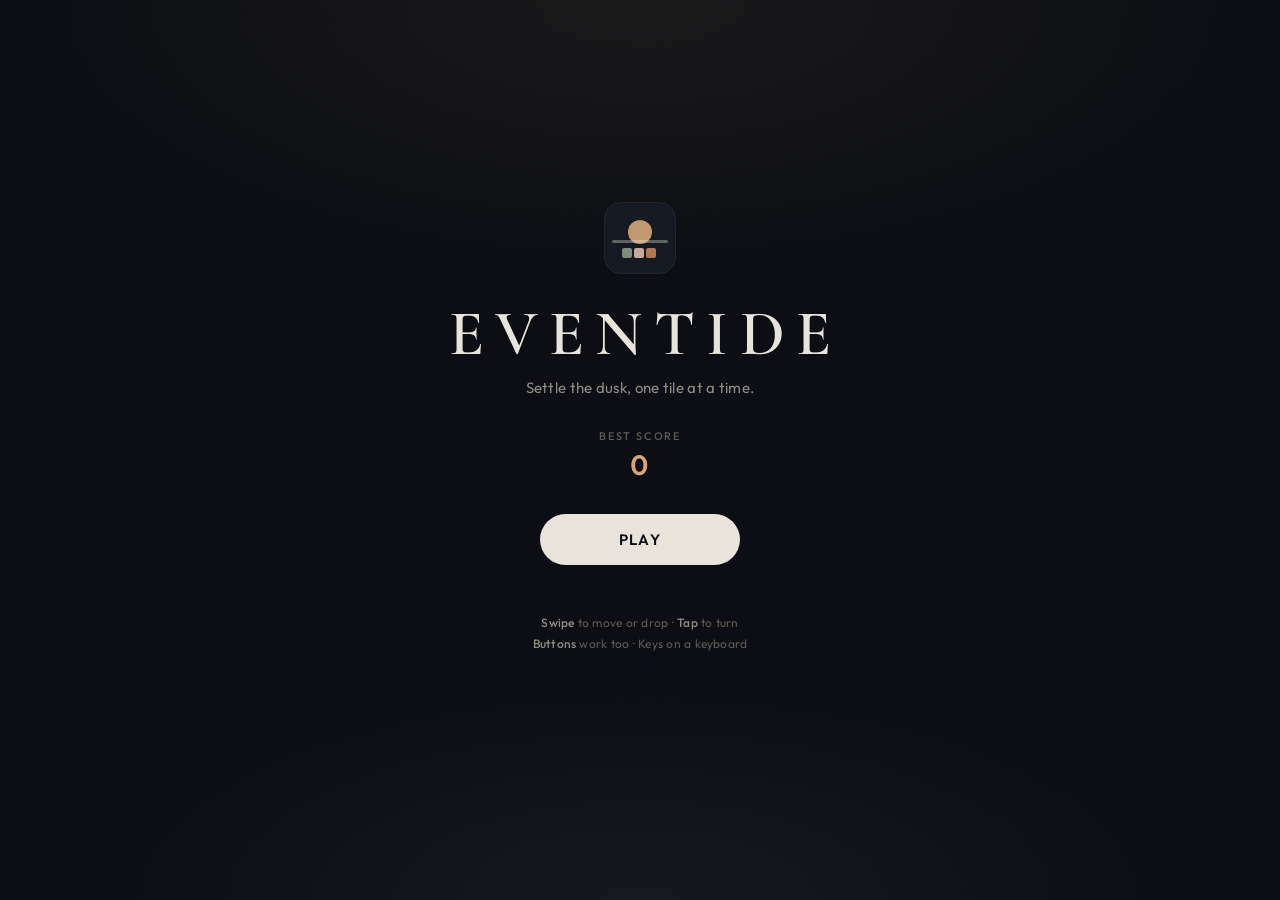
<file: eventide/index.html>
<!DOCTYPE html>
<!--
  EVENTIDE — a dusk-lit falling-tile puzzle
  Adapted from Prompt Library prompts 1, 5, and 7 (see adapted-prompt.md).

  SCREEN TABLE
  S0 Start     — wordmark, promise, best score, Play, control legend
  S1 Play      — HUD, 10×20 well, hold, next-3, stats, control pad
  S2 Paused    — overlay, Resume / Quit
  S3 Game over — "Dusk settled.", score, best, Play again

  TOKENS
  bg #0B0D12  elev #141820  panel #1A1F29  well #08090C
  text #E8E4DC  dim #8E8980  faint #5C5852  accent #D4A574  danger #C47A6A
  tiles I #C4A99A  O #B07850  T #7E8B76  S #7A8794  Z #9A5E55  J #7A6B84  L #C9B896
-->
<html lang="en">
<head>
<meta charset="utf-8">
<meta name="viewport" content="width=device-width, initial-scale=1, maximum-scale=1, user-scalable=no, viewport-fit=cover">
<meta name="theme-color" content="#0B0D12">
<meta name="apple-mobile-web-app-capable" content="yes">
<meta name="apple-mobile-web-app-status-bar-style" content="black-translucent">
<meta name="apple-mobile-web-app-title" content="Eventide">
<meta name="description" content="Eventide — settle the dusk, one tile at a time.">
<title>Eventide</title>
<link rel="manifest" href="manifest.json">
<link rel="icon" href="icon.svg" type="image/svg+xml">
<link rel="apple-touch-icon" href="icon.svg">
<link rel="preconnect" href="https://fonts.googleapis.com">
<link rel="preconnect" href="https://fonts.gstatic.com" crossorigin>
<link href="https://fonts.googleapis.com/css2?family=Cormorant+Garamond:wght@600;700&family=Outfit:wght@400;500;600;700&display=swap" rel="stylesheet">
<style>
:root {
  --bg: #0B0D12;
  --elev: #141820;
  --panel: #1A1F29;
  --well: #08090C;
  --text: #E8E4DC;
  --dim: #8E8980;
  --faint: #5C5852;
  --line: rgba(232, 228, 220, 0.08);
  --accent: #D4A574;
  --danger: #C47A6A;
  --display: "Cormorant Garamond", Georgia, "Times New Roman", serif;
  --ui: "Outfit", system-ui, -apple-system, sans-serif;
  --pad: 16px;
  --radius: 16px;
  --safe-t: env(safe-area-inset-top, 0px);
  --safe-b: env(safe-area-inset-bottom, 0px);
}
* { box-sizing: border-box; -webkit-tap-highlight-color: transparent; }
html, body {
  margin: 0; padding: 0; height: 100%;
  background: var(--bg); color: var(--text);
  font-family: var(--ui);
  overflow: hidden;
  touch-action: none;
  user-select: none;
  -webkit-user-select: none;
}
body { min-height: 100dvh; }
#grain {
  pointer-events: none; position: fixed; inset: 0; z-index: 80;
  opacity: 0.045; mix-blend-mode: overlay;
}
#wash {
  pointer-events: none; position: fixed; inset: 0; z-index: 0;
  background:
    radial-gradient(ellipse 80% 50% at 50% 0%, rgba(212,165,116,0.07), transparent 60%),
    radial-gradient(ellipse 70% 40% at 50% 100%, rgba(106,91,115,0.12), transparent 60%),
    var(--bg);
}
.app { position: relative; z-index: 1; height: 100dvh; width: 100%; display: flex; flex-direction: column; }

/* -------- Start -------- */
#start {
  flex: 1; display: flex; flex-direction: column; align-items: center; justify-content: center;
  padding: calc(var(--pad) + var(--safe-t)) var(--pad) calc(48px + var(--safe-b));
  text-align: center;
}
#start.hidden, #hud.hidden, #overlay.hidden { display: none !important; }
.mono {
  width: 72px; height: 72px; margin-bottom: 28px;
}
.wordmark {
  font-family: var(--display);
  font-weight: 600;
  font-size: 52px;
  letter-spacing: 0.18em;
  text-indent: 0.18em;
  line-height: 1;
  margin: 0 0 12px;
  text-transform: uppercase;
}
.promise { margin: 0 0 32px; color: var(--dim); font-size: 15px; font-weight: 400; letter-spacing: 0.02em; }
.best {
  display: flex; flex-direction: column; gap: 4px; margin-bottom: 32px;
  color: var(--faint); font-size: 11px; font-weight: 500; letter-spacing: 0.16em; text-transform: uppercase;
}
.best strong { color: var(--accent); font-size: 28px; font-weight: 600; letter-spacing: 0.04em; font-variant-numeric: tabular-nums; }
.btn {
  appearance: none; border: 0; cursor: pointer; font-family: var(--ui);
  font-weight: 600; letter-spacing: 0.08em; text-transform: uppercase;
  border-radius: 999px;
  transition: transform 0.12s ease, background 0.12s ease, opacity 0.12s ease;
}
.btn:active { transform: scale(0.97); }
.btn-play {
  background: var(--text); color: var(--bg);
  font-size: 15px; padding: 16px 48px; min-width: 200px;
}
.btn-play:hover { background: #fff; }
.btn-ghost {
  background: transparent; color: var(--text);
  border: 1px solid rgba(232, 228, 220, 0.22);
  font-size: 13px; padding: 12px 28px;
}
.btn-row { display: flex; gap: 12px; justify-content: center; flex-wrap: wrap; margin-top: 12px; }
.legend {
  margin-top: 48px; color: var(--faint); font-size: 12px; line-height: 1.7;
  letter-spacing: 0.02em; max-width: 280px;
}
.legend b { color: var(--dim); font-weight: 500; }

/* -------- Play HUD -------- */
#hud {
  flex: 1; display: flex; flex-direction: column;
  padding: calc(8px + var(--safe-t)) 12px calc(10px + var(--safe-b));
  min-height: 0;
}
.topbar {
  height: 48px; display: flex; align-items: center; justify-content: space-between;
  flex-shrink: 0; padding: 0 4px;
}
.topbar .wordmark-sm {
  font-family: var(--display); font-weight: 600; font-size: 20px;
  letter-spacing: 0.18em; text-indent: 0.08em; text-transform: uppercase; margin: 0;
}
.icon-btns { display: flex; gap: 8px; }
.icon-btn {
  width: 40px; height: 40px; border-radius: 10px;
  background: var(--elev); border: 1px solid var(--line);
  color: var(--text); display: grid; place-items: center; cursor: pointer;
  font-family: var(--ui); padding: 0;
}
.icon-btn svg { width: 18px; height: 18px; fill: none; stroke: currentColor; stroke-width: 1.7; stroke-linecap: round; stroke-linejoin: round; }
.icon-btn svg[hidden] { display: none !important; }
.icon-btn[aria-pressed="true"] { color: var(--accent); }
.stage {
  flex: 1; display: grid;
  grid-template-columns: 64px 1fr 64px;
  gap: 8px; align-items: stretch; min-height: 0; margin: 8px 0;
}
.rail {
  display: flex; flex-direction: column; gap: 10px; min-height: 0; align-self: start;
}
.pocket {
  background: var(--elev); border: 1px solid var(--line); border-radius: 12px;
  padding: 8px 4px 6px; display: flex; flex-direction: column; align-items: center; gap: 6px;
}
.pocket .lbl {
  font-size: 9px; font-weight: 600; letter-spacing: 0.16em;
  color: var(--faint); text-transform: uppercase;
}
.pocket canvas { width: 56px; height: 56px; display: block; }
.pocket.next { flex: 0 0 auto; }
.pocket.next .next-stack { display: flex; flex-direction: column; gap: 8px; align-items: center; }
.well-wrap {
  position: relative; display: flex; align-items: center; justify-content: center; min-height: 0; min-width: 0;
}
#board {
  display: block; border-radius: 12px;
  background: var(--well);
  box-shadow: 0 0 0 1px var(--line), 0 24px 48px rgba(0,0,0,0.4);
  max-width: 100%; max-height: 100%;
  width: auto; height: auto;
}
.stats {
  display: grid; grid-template-columns: 1fr 1fr 1fr; gap: 8px;
  flex-shrink: 0; margin-bottom: 8px;
}
.stat {
  background: var(--elev); border: 1px solid var(--line); border-radius: 12px;
  padding: 8px 6px 7px; text-align: center;
}
.stat .lbl { display: block; font-size: 9px; font-weight: 600; letter-spacing: 0.16em; color: var(--faint); text-transform: uppercase; }
.stat .val { display: block; margin-top: 2px; font-size: 16px; font-weight: 600; letter-spacing: 0.02em; font-variant-numeric: tabular-nums; color: var(--text); }

.pad {
  display: grid; grid-template-columns: repeat(6, 1fr); gap: 6px;
  flex-shrink: 0; height: 64px;
}
.pad button {
  appearance: none; border: 1px solid var(--line); background: var(--panel);
  color: var(--text); border-radius: 10px; cursor: pointer;
  font-family: var(--ui); font-size: 11px; font-weight: 600; letter-spacing: 0.06em;
  text-transform: uppercase; display: flex; flex-direction: column;
  align-items: center; justify-content: center; gap: 2px; padding: 0;
}
.pad button:active, .pad button.held { background: #222834; }
.pad button svg { width: 18px; height: 18px; fill: none; stroke: currentColor; stroke-width: 1.8; stroke-linecap: round; stroke-linejoin: round; }
.pad .drop { color: var(--accent); }

/* -------- Overlay -------- */
#overlay {
  position: absolute; inset: 0; z-index: 40;
  background: rgba(11,13,18,0.78);
  backdrop-filter: blur(10px); -webkit-backdrop-filter: blur(10px);
  display: flex; flex-direction: column; align-items: center; justify-content: center;
  text-align: center; padding: var(--pad);
}
#overlay h2 {
  font-family: var(--display); font-weight: 600; font-size: 42px;
  letter-spacing: 0.04em; margin: 0 0 8px; line-height: 1;
}
#overlay .sub { color: var(--dim); margin: 0 0 24px; font-size: 14px; }
#overlay .scoreline { color: var(--faint); font-size: 11px; letter-spacing: 0.16em; text-transform: uppercase; font-weight: 500; margin: 0 0 6px; }
#overlay .scorebig { font-size: 36px; font-weight: 600; color: var(--accent); margin: 0 0 8px; font-variant-numeric: tabular-nums; letter-spacing: 0.04em; }
#overlay .bestline { color: var(--dim); font-size: 13px; margin: 0 0 28px; }

@media (min-width: 720px) {
  #hud { max-width: 520px; margin: 0 auto; width: 100%; }
  .pad { height: 72px; }
  .wordmark { font-size: 64px; }
}
@media (max-height: 700px) {
  .wordmark { font-size: 40px; }
  .legend { margin-top: 24px; }
  .pad { height: 52px; }
  .mono { width: 56px; height: 56px; margin-bottom: 16px; }
}
</style>
</head>
<body>
<svg id="grain" xmlns="http://www.w3.org/2000/svg" width="100%" height="100%">
  <filter id="g">
    <feTurbulence type="fractalNoise" baseFrequency="0.85" numOctaves="4" seed="7" stitchTiles="stitch"/>
    <feColorMatrix type="saturate" values="0"/>
  </filter>
  <rect width="100%" height="100%" filter="url(#g)"/>
</svg>
<div id="wash"></div>
<div class="app">
  <section id="start">
    <svg class="mono" viewBox="0 0 72 72" aria-hidden="true">
      <rect x="0.5" y="0.5" width="71" height="71" rx="16" fill="#141820" stroke="rgba(232,228,220,0.08)"/>
      <circle cx="36" cy="30" r="12" fill="#D4A574" opacity="0.9"/>
      <rect x="8" y="38" width="56" height="3" rx="1.5" fill="#E8E4DC" opacity="0.35"/>
      <rect x="18" y="46" width="10" height="10" rx="2" fill="#7E8B76"/>
      <rect x="30" y="46" width="10" height="10" rx="2" fill="#C4A99A"/>
      <rect x="42" y="46" width="10" height="10" rx="2" fill="#B07850"/>
    </svg>
    <h1 class="wordmark">Eventide</h1>
    <p class="promise">Settle the dusk, one tile at a time.</p>
    <div class="best">Best score<strong id="startBest">0</strong></div>
    <button class="btn btn-play" id="btnPlay" type="button">Play</button>
    <p class="legend">
      <b>Swipe</b> to move or drop · <b>Tap</b> to turn<br>
      <b>Buttons</b> work too · Keys on a keyboard
    </p>
  </section>

  <section id="hud" class="hidden">
    <div class="topbar">
      <h1 class="wordmark-sm">Eventide</h1>
      <div class="icon-btns">
        <button class="icon-btn" id="btnMute" type="button" aria-label="Mute" aria-pressed="false" title="Mute">
          <svg id="iconSound" viewBox="0 0 24 24"><path d="M4 10v4h3l4 4V6L7 10H4z"/><path d="M16 9.5a4 4 0 0 1 0 5"/><path d="M18.2 7a7 7 0 0 1 0 10"/></svg>
          <svg id="iconMuted" viewBox="0 0 24 24" hidden><path d="M4 10v4h3l4 4V6L7 10H4z"/><path d="M17 10l4 4M21 10l-4 4"/></svg>
        </button>
        <button class="icon-btn" id="btnPause" type="button" aria-label="Pause" title="Pause">
          <svg viewBox="0 0 24 24"><rect x="7" y="5" width="3.5" height="14" rx="0.5" fill="currentColor" stroke="none"/><rect x="13.5" y="5" width="3.5" height="14" rx="0.5" fill="currentColor" stroke="none"/></svg>
        </button>
      </div>
    </div>
    <div class="stage">
      <div class="rail">
        <div class="pocket">
          <span class="lbl">Hold</span>
          <canvas id="hold" width="96" height="96"></canvas>
        </div>
      </div>
      <div class="well-wrap" id="wellWrap">
        <canvas id="board" width="300" height="600"></canvas>
      </div>
      <div class="rail">
        <div class="pocket next">
          <span class="lbl">Next</span>
          <div class="next-stack">
            <canvas id="next0" width="96" height="96"></canvas>
            <canvas id="next1" width="96" height="96"></canvas>
            <canvas id="next2" width="96" height="96"></canvas>
          </div>
        </div>
      </div>
    </div>
    <div class="stats">
      <div class="stat"><span class="lbl">Score</span><span class="val" id="statScore">0</span></div>
      <div class="stat"><span class="lbl">Level</span><span class="val" id="statLevel">1</span></div>
      <div class="stat"><span class="lbl">Lines</span><span class="val" id="statLines">0</span></div>
    </div>
    <div class="pad" id="pad">
      <button type="button" data-act="left" aria-label="Move left">
        <svg viewBox="0 0 24 24"><path d="M15 5L8 12l7 7"/></svg>
      </button>
      <button type="button" data-act="right" aria-label="Move right">
        <svg viewBox="0 0 24 24"><path d="M9 5l7 7-7 7"/></svg>
      </button>
      <button type="button" data-act="rotate" aria-label="Rotate">
        <svg viewBox="0 0 24 24"><path d="M4 12a8 8 0 1 0 2.3-5.6"/><path d="M4 5v5h5"/></svg>
      </button>
      <button type="button" data-act="down" aria-label="Soft drop">
        <svg viewBox="0 0 24 24"><path d="M6 10l6 6 6-6"/></svg>
      </button>
      <button type="button" data-act="drop" class="drop" aria-label="Hard drop">
        <svg viewBox="0 0 24 24"><path d="M6 5l6 6 6-6"/><path d="M6 12l6 6 6-6"/></svg>
      </button>
      <button type="button" data-act="hold" aria-label="Hold">
        <svg viewBox="0 0 24 24"><rect x="5" y="5" width="14" height="14" rx="2"/><path d="M9 12h6"/></svg>
      </button>
    </div>
  </section>
</div>

<div id="overlay" class="hidden" role="dialog" aria-modal="true">
  <h2 id="ovTitle">Paused</h2>
  <p class="sub" id="ovSub"></p>
  <p class="scoreline" id="ovScoreLbl" hidden>Score</p>
  <p class="scorebig" id="ovScore" hidden>0</p>
  <p class="bestline" id="ovBest" hidden></p>
  <div class="btn-row">
    <button class="btn btn-play" id="ovPrimary" type="button">Resume</button>
    <button class="btn btn-ghost" id="ovSecondary" type="button">Quit</button>
  </div>
</div>

<script>
(function () {
  "use strict";

  const COLS = 10;
  const VISIBLE = 20;
  const HIDDEN = 2;
  const ROWS = VISIBLE + HIDDEN;
  const TYPES = ["I", "O", "T", "S", "Z", "J", "L"];
  const COLORS = {
    I: "#C4A99A",
    O: "#B07850",
    T: "#7E8B76",
    S: "#7A8794",
    Z: "#9A5E55",
    J: "#7A6B84",
    L: "#C9B896"
  };
  const SHAPES = {
    I: [
      [[0,1],[1,1],[2,1],[3,1]],
      [[2,0],[2,1],[2,2],[2,3]],
      [[0,2],[1,2],[2,2],[3,2]],
      [[1,0],[1,1],[1,2],[1,3]]
    ],
    O: [
      [[1,0],[2,0],[1,1],[2,1]],
      [[1,0],[2,0],[1,1],[2,1]],
      [[1,0],[2,0],[1,1],[2,1]],
      [[1,0],[2,0],[1,1],[2,1]]
    ],
    T: [
      [[1,0],[0,1],[1,1],[2,1]],
      [[1,0],[1,1],[2,1],[1,2]],
      [[0,1],[1,1],[2,1],[1,2]],
      [[1,0],[0,1],[1,1],[1,2]]
    ],
    S: [
      [[1,0],[2,0],[0,1],[1,1]],
      [[1,0],[1,1],[2,1],[2,2]],
      [[1,1],[2,1],[0,2],[1,2]],
      [[0,0],[0,1],[1,1],[1,2]]
    ],
    Z: [
      [[0,0],[1,0],[1,1],[2,1]],
      [[2,0],[1,1],[2,1],[1,2]],
      [[0,1],[1,1],[1,2],[2,2]],
      [[1,0],[0,1],[1,1],[0,2]]
    ],
    J: [
      [[0,0],[0,1],[1,1],[2,1]],
      [[1,0],[2,0],[1,1],[1,2]],
      [[0,1],[1,1],[2,1],[2,2]],
      [[1,0],[1,1],[0,2],[1,2]]
    ],
    L: [
      [[2,0],[0,1],[1,1],[2,1]],
      [[1,0],[1,1],[1,2],[2,2]],
      [[0,1],[1,1],[2,1],[0,2]],
      [[0,0],[1,0],[1,1],[1,2]]
    ]
  };
  // SRS wall kicks. dx, dy with y positive downward.
  const KICKS_JLSTZ = {
    "0-1": [[0,0],[-1,0],[-1,-1],[0, 2],[-1, 2]],
    "1-0": [[0,0],[ 1,0],[ 1, 1],[0,-2],[ 1,-2]],
    "1-2": [[0,0],[ 1,0],[ 1, 1],[0,-2],[ 1,-2]],
    "2-1": [[0,0],[-1,0],[-1,-1],[0, 2],[-1, 2]],
    "2-3": [[0,0],[ 1,0],[ 1,-1],[0, 2],[ 1, 2]],
    "3-2": [[0,0],[-1,0],[-1, 1],[0,-2],[-1,-2]],
    "3-0": [[0,0],[-1,0],[-1, 1],[0,-2],[-1,-2]],
    "0-3": [[0,0],[ 1,0],[ 1,-1],[0, 2],[ 1, 2]]
  };
  const KICKS_I = {
    "0-1": [[0,0],[-2,0],[ 1,0],[-2, 1],[ 1,-2]],
    "1-0": [[0,0],[ 2,0],[-1,0],[ 2,-1],[-1, 2]],
    "1-2": [[0,0],[-1,0],[ 2,0],[-1,-2],[ 2, 1]],
    "2-1": [[0,0],[ 1,0],[-2,0],[ 1, 2],[-2,-1]],
    "2-3": [[0,0],[ 2,0],[-1,0],[ 2,-1],[-1, 2]],
    "3-2": [[0,0],[-2,0],[ 1,0],[-2, 1],[ 1,-2]],
    "3-0": [[0,0],[ 1,0],[-2,0],[ 1, 2],[-2,-1]],
    "0-3": [[0,0],[-1,0],[ 2,0],[-1,-2],[ 2, 1]]
  };
  const LINE_SCORES = [0, 100, 300, 500, 800];
  const LOCK_DELAY = 500;
  const LOCK_RESETS = 15;
  const CLEAR_MS = 420;
  const HS_KEY = "eventide-highscore";
  const MUTE_KEY = "eventide-muted";

  const el = {
    start: document.getElementById("start"),
    hud: document.getElementById("hud"),
    overlay: document.getElementById("overlay"),
    startBest: document.getElementById("startBest"),
    btnPlay: document.getElementById("btnPlay"),
    btnPause: document.getElementById("btnPause"),
    btnMute: document.getElementById("btnMute"),
    iconSound: document.getElementById("iconSound"),
    iconMuted: document.getElementById("iconMuted"),
    board: document.getElementById("board"),
    wellWrap: document.getElementById("wellWrap"),
    hold: document.getElementById("hold"),
    next: [0,1,2].map(function (i) { return document.getElementById("next" + i); }),
    statScore: document.getElementById("statScore"),
    statLevel: document.getElementById("statLevel"),
    statLines: document.getElementById("statLines"),
    ovTitle: document.getElementById("ovTitle"),
    ovSub: document.getElementById("ovSub"),
    ovScoreLbl: document.getElementById("ovScoreLbl"),
    ovScore: document.getElementById("ovScore"),
    ovBest: document.getElementById("ovBest"),
    ovPrimary: document.getElementById("ovPrimary"),
    ovSecondary: document.getElementById("ovSecondary"),
    pad: document.getElementById("pad")
  };

  const ctx = el.board.getContext("2d");
  const holdCtx = el.hold.getContext("2d");
  const nextCtx = el.next.map(function (c) { return c.getContext("2d"); });

  let state = "start"; // start | play | paused | over | clearing
  let board, bag, queue, current, holdType, holdUsed;
  let score, lines, level, combo, highScore;
  let gravityMs, gravityAcc, lastTs;
  let lockMs, lockResets, grounded;
  let clearing, clearRows, clearStart;
  let muted, audioCtx;
  let raf = 0;
  let softDropping = false;
  let cellSize = 30;
  let layout = { pad: 8, gap: 2 };

  function gravityFor(lv) {
    const table = [800, 720, 630, 550, 470, 380, 300, 220, 150, 100, 80, 64, 50, 40, 33];
    return table[Math.min(lv - 1, table.length - 1)];
  }
  function emptyBoard() {
    const b = [];
    for (let y = 0; y < ROWS; y++) b.push(new Array(COLS).fill(null));
    return b;
  }
  function shuffle(arr) {
    for (let i = arr.length - 1; i > 0; i--) {
      const j = Math.floor(Math.random() * (i + 1));
      const t = arr[i]; arr[i] = arr[j]; arr[j] = t;
    }
    return arr;
  }
  function refillBag() {
    bag = bag.concat(shuffle(TYPES.slice()));
  }
  function takeFromBag() {
    if (bag.length < 7) refillBag();
    return bag.shift();
  }
  function fillQueue() {
    while (queue.length < 5) queue.push(takeFromBag());
  }
  function cellsOf(type, rot, x, y) {
    return SHAPES[type][rot].map(function (c) { return { x: x + c[0], y: y + c[1] }; });
  }
  function fits(type, rot, x, y, b) {
    const grid = b || board;
    const cells = cellsOf(type, rot, x, y);
    for (let i = 0; i < cells.length; i++) {
      const c = cells[i];
      if (c.x < 0 || c.x >= COLS || c.y >= ROWS) return false;
      if (c.y >= 0 && grid[c.y][c.x]) return false;
    }
    return true;
  }
  function spawnX(type) { return type === "O" ? 4 : 3; }
  function spawnY() { return 0; }

  function spawn(type) {
    const t = type || queue.shift();
    fillQueue();
    const piece = { type: t, rot: 0, x: spawnX(t), y: spawnY() };
    if (!fits(piece.type, piece.rot, piece.x, piece.y)) {
      // try one row lower? spawn is already at top. Fail = game over.
      current = piece;
      return false;
    }
    current = piece;
    lockMs = 0;
    lockResets = 0;
    grounded = false;
    holdUsed = false;
    return true;
  }

  function ghostY() {
    if (!current) return 0;
    let y = current.y;
    while (fits(current.type, current.rot, current.x, y + 1)) y++;
    return y;
  }

  function isGrounded() {
    return current && !fits(current.type, current.rot, current.x, current.y + 1);
  }

  function resetLockIfMoved() {
    if (isGrounded()) {
      if (lockResets < LOCK_RESETS) {
        lockMs = 0;
        lockResets++;
      }
    } else {
      lockMs = 0;
    }
  }

  function lockPiece() {
    if (!current) return;
    const cells = cellsOf(current.type, current.rot, current.x, current.y);
    let above = true;
    for (let i = 0; i < cells.length; i++) {
      const c = cells[i];
      if (c.y >= 0 && c.y < ROWS && c.x >= 0 && c.x < COLS) {
        board[c.y][c.x] = current.type;
        if (c.y >= HIDDEN) above = false;
      }
    }
    sfx("lock");
    current = null;
    const full = [];
    for (let y = 0; y < ROWS; y++) {
      if (board[y].every(function (v) { return v; })) full.push(y);
    }
    if (full.length) {
      state = "clearing";
      clearing = true;
      clearRows = full;
      clearStart = performance.now();
      const n = full.length;
      const pts = LINE_SCORES[n] * level + (combo > 0 ? 50 * combo * level : 0);
      score += pts;
      combo += 1;
      lines += n;
      const nextLevel = Math.floor(lines / 10) + 1;
      if (nextLevel > level) {
        level = nextLevel;
        gravityMs = gravityFor(level);
        sfx("level");
      }
      sfx(n >= 4 ? "quad" : "clear");
      updateStats();
    } else {
      combo = 0;
      if (above || !spawn()) endGame();
    }
  }

  function finishClear() {
    const remove = {};
    clearRows.forEach(function (y) { remove[y] = true; });
    const next = [];
    for (let y = 0; y < ROWS; y++) {
      if (!remove[y]) next.push(board[y]);
    }
    while (next.length < ROWS) next.unshift(new Array(COLS).fill(null));
    board = next;
    clearing = false;
    clearRows = [];
    state = "play";
    if (!spawn()) endGame();
  }

  function move(dx) {
    if (state !== "play" || !current) return false;
    if (fits(current.type, current.rot, current.x + dx, current.y)) {
      current.x += dx;
      resetLockIfMoved();
      sfx("move");
      return true;
    }
    return false;
  }

  function rotate(dir) {
    if (state !== "play" || !current) return false;
    if (current.type === "O") { sfx("rotate"); return true; }
    const from = current.rot;
    const to = (from + dir + 4) % 4;
    const table = current.type === "I" ? KICKS_I : KICKS_JLSTZ;
    const kicks = table[from + "-" + to] || [[0, 0]];
    for (let i = 0; i < kicks.length; i++) {
      const nx = current.x + kicks[i][0];
      const ny = current.y + kicks[i][1];
      if (fits(current.type, to, nx, ny)) {
        current.rot = to;
        current.x = nx;
        current.y = ny;
        resetLockIfMoved();
        sfx("rotate");
        return true;
      }
    }
    return false;
  }

  function softDrop() {
    if (state !== "play" || !current) return false;
    if (fits(current.type, current.rot, current.x, current.y + 1)) {
      current.y += 1;
      score += 1;
      gravityAcc = 0;
      updateStats();
      return true;
    }
    return false;
  }

  function hardDrop() {
    if (state !== "play" || !current) return false;
    const gy = ghostY();
    const dist = gy - current.y;
    current.y = gy;
    score += dist * 2;
    updateStats();
    lockPiece();
    return true;
  }

  function hold() {
    if (state !== "play" || !current || holdUsed) return false;
    const t = current.type;
    if (holdType) {
      const swap = holdType;
      holdType = t;
      if (!spawn(swap)) {
        // swap failed — restore
        holdType = swap;
        current = { type: t, rot: 0, x: spawnX(t), y: spawnY() };
        return false;
      }
    } else {
      holdType = t;
      if (!spawn()) { endGame(); return true; }
    }
    holdUsed = true;
    sfx("hold");
    drawMinis();
    return true;
  }

  function endGame() {
    state = "over";
    current = null;
    if (score > highScore) {
      highScore = score;
      try { localStorage.setItem(HS_KEY, String(highScore)); } catch (e) {}
    }
    sfx("over");
    showOverlay("over");
  }

  function newGame() {
    board = emptyBoard();
    bag = [];
    queue = [];
    fillQueue();
    holdType = null;
    holdUsed = false;
    score = 0; lines = 0; level = 1; combo = 0;
    gravityMs = gravityFor(1);
    gravityAcc = 0;
    lockMs = 0; lockResets = 0;
    clearing = false; clearRows = [];
    softDropping = false;
    state = "play";
    hideOverlay();
    el.start.classList.add("hidden");
    el.hud.classList.remove("hidden");
    updateStats();
    if (!spawn()) endGame();
    sizeBoard();
    drawMinis();
    lastTs = 0;
    if (!raf) raf = requestAnimationFrame(loop);
    unlockAudio();
  }

  function quitToStart() {
    state = "start";
    current = null;
    hideOverlay();
    el.hud.classList.add("hidden");
    el.start.classList.remove("hidden");
    el.startBest.textContent = format(highScore);
  }

  function togglePause() {
    if (state === "play" || state === "clearing") {
      state = "paused";
      showOverlay("paused");
      return true;
    }
    if (state === "paused") {
      hideOverlay();
      state = clearing ? "clearing" : "play";
      lastTs = 0;
      return true;
    }
    return false;
  }

  function showOverlay(kind) {
    el.overlay.classList.remove("hidden");
    if (kind === "paused") {
      el.ovTitle.textContent = "Paused";
      el.ovSub.textContent = "The tiles can wait.";
      el.ovScoreLbl.hidden = true;
      el.ovScore.hidden = true;
      el.ovBest.hidden = true;
      el.ovPrimary.textContent = "Resume";
      el.ovSecondary.textContent = "Quit";
    } else {
      el.ovTitle.textContent = "Dusk settled.";
      el.ovSub.textContent = "";
      el.ovScoreLbl.hidden = false;
      el.ovScore.hidden = false;
      el.ovBest.hidden = false;
      el.ovScore.textContent = format(score);
      el.ovBest.textContent = "Best  " + format(highScore);
      el.ovPrimary.textContent = "Play again";
      el.ovSecondary.textContent = "Quit";
    }
  }
  function hideOverlay() { el.overlay.classList.add("hidden"); }

  function format(n) { return String(n).replace(/\B(?=(\d{3})+(?!\d))/g, ","); }
  function updateStats() {
    el.statScore.textContent = format(score);
    el.statLevel.textContent = String(level);
    el.statLines.textContent = String(lines);
  }

  /* ---------- audio ---------- */
  function unlockAudio() {
    if (!audioCtx) {
      const AC = window.AudioContext || window.webkitAudioContext;
      if (AC) audioCtx = new AC();
    }
    if (audioCtx && audioCtx.state === "suspended") audioCtx.resume();
  }
  function sfx(kind) {
    if (muted || !audioCtx) return;
    const t0 = audioCtx.currentTime;
    function beep(freq, dur, type, gain, slide) {
      const o = audioCtx.createOscillator();
      const g = audioCtx.createGain();
      o.type = type || "square";
      o.frequency.setValueAtTime(freq, t0);
      if (slide) o.frequency.exponentialRampToValueAtTime(slide, t0 + dur);
      g.gain.setValueAtTime(gain || 0.05, t0);
      g.gain.exponentialRampToValueAtTime(0.001, t0 + dur);
      o.connect(g); g.connect(audioCtx.destination);
      o.start(t0); o.stop(t0 + dur + 0.02);
    }
    if (kind === "move") beep(220, 0.04, "square", 0.03);
    else if (kind === "rotate") beep(320, 0.05, "square", 0.035);
    else if (kind === "lock") beep(140, 0.08, "triangle", 0.05);
    else if (kind === "hold") beep(260, 0.06, "triangle", 0.04);
    else if (kind === "clear") { beep(420, 0.12, "triangle", 0.06, 660); }
    else if (kind === "quad") { beep(330, 0.22, "triangle", 0.07, 880); beep(495, 0.22, "sine", 0.04, 1320); }
    else if (kind === "level") beep(520, 0.16, "sine", 0.05, 780);
    else if (kind === "over") beep(300, 0.4, "triangle", 0.06, 80);
  }
  function setMuted(v) {
    muted = !!v;
    el.btnMute.setAttribute("aria-pressed", muted ? "true" : "false");
    el.iconSound.hidden = muted;
    el.iconMuted.hidden = !muted;
    try { localStorage.setItem(MUTE_KEY, muted ? "1" : "0"); } catch (e) {}
  }

  /* ---------- render ---------- */
  function sizeBoard() {
    const wrap = el.wellWrap;
    const availW = wrap.clientWidth;
    const availH = wrap.clientHeight;
    if (availW < 40 || availH < 80) return;
    const gap = 2;
    const pad = 8;
    const cell = Math.floor(Math.min(
      (availW - pad * 2 - gap * (COLS - 1)) / COLS,
      (availH - pad * 2 - gap * (VISIBLE - 1)) / VISIBLE
    ));
    cellSize = Math.max(12, cell);
    layout = { pad: pad, gap: gap };
    const cssW = pad * 2 + COLS * cellSize + (COLS - 1) * gap;
    const cssH = pad * 2 + VISIBLE * cellSize + (VISIBLE - 1) * gap;
    const dpr = Math.min(window.devicePixelRatio || 1, 3);
    el.board.style.width = cssW + "px";
    el.board.style.height = cssH + "px";
    el.board.width = Math.round(cssW * dpr);
    el.board.height = Math.round(cssH * dpr);
    ctx.setTransform(dpr, 0, 0, dpr, 0, 0);
  }

  function cellOrigin(cx, cy) {
    // cy is board-row; visible rows start at HIDDEN
    const vy = cy - HIDDEN;
    return {
      x: layout.pad + cx * (cellSize + layout.gap),
      y: layout.pad + vy * (cellSize + layout.gap)
    };
  }

  function shade(hex, amt) {
    const n = parseInt(hex.slice(1), 16);
    let r = (n >> 16) + amt, g = ((n >> 8) & 255) + amt, b = (n & 255) + amt;
    r = Math.max(0, Math.min(255, r));
    g = Math.max(0, Math.min(255, g));
    b = Math.max(0, Math.min(255, b));
    return "rgb(" + r + "," + g + "," + b + ")";
  }

  function drawTile(c, x, y, color, alpha, ghost) {
    if (y < HIDDEN) return;
    const o = cellOrigin(x, y);
    const s = cellSize;
    const r = Math.min(3, s * 0.18);
    c.save();
    c.globalAlpha = alpha == null ? 1 : alpha;
    c.beginPath();
    if (c.roundRect) c.roundRect(o.x, o.y, s, s, r);
    else c.rect(o.x, o.y, s, s);
    if (ghost) {
      c.fillStyle = color;
      c.globalAlpha = (alpha == null ? 1 : alpha) * 0.08;
      c.fill();
      c.strokeStyle = "#E8E4DC";
      c.globalAlpha = (alpha == null ? 1 : alpha) * 0.42;
      c.lineWidth = 1.5;
      c.stroke();
    } else {
      const g = c.createLinearGradient(o.x, o.y, o.x, o.y + s);
      g.addColorStop(0, shade(color, 28));
      g.addColorStop(0.45, color);
      g.addColorStop(1, shade(color, -32));
      c.fillStyle = g;
      c.fill();
      c.strokeStyle = shade(color, -50);
      c.globalAlpha = (alpha == null ? 1 : alpha) * 0.35;
      c.lineWidth = 1;
      c.stroke();
      // matte top edge, not a plastic shine
      c.globalAlpha = (alpha == null ? 1 : alpha) * 0.22;
      c.fillStyle = "#F2EEE6";
      c.beginPath();
      if (c.roundRect) c.roundRect(o.x + 1.5, o.y + 1.5, s - 3, Math.max(2, s * 0.22), r * 0.5);
      else c.rect(o.x + 1.5, o.y + 1.5, s - 3, Math.max(2, s * 0.22));
      c.fill();
    }
    c.restore();
  }

  function drawWell() {
    const w = el.board.clientWidth;
    const h = el.board.clientHeight;
    ctx.clearRect(0, 0, w, h);
    ctx.fillStyle = "#08090C";
    ctx.fillRect(0, 0, w, h);
    // empty slots
    for (let y = HIDDEN; y < ROWS; y++) {
      for (let x = 0; x < COLS; x++) {
        const o = cellOrigin(x, y);
        ctx.fillStyle = "rgba(232,228,220,0.035)";
        const r = Math.min(2, cellSize * 0.12);
        ctx.beginPath();
        if (ctx.roundRect) ctx.roundRect(o.x, o.y, cellSize, cellSize, r);
        else ctx.rect(o.x, o.y, cellSize, cellSize);
        ctx.fill();
      }
    }
    const flash = clearing ? Math.min(1, (performance.now() - clearStart) / CLEAR_MS) : 0;
    const flashSet = {};
    if (clearing) clearRows.forEach(function (y) { flashSet[y] = true; });

    for (let y = 0; y < ROWS; y++) {
      for (let x = 0; x < COLS; x++) {
        const t = board[y][x];
        if (!t) continue;
        if (flashSet[y]) {
          const a = flash < 0.45 ? 1 : 1 - (flash - 0.45) / 0.55;
          const col = flash < 0.3 ? "#E8E4DC" : (flash < 0.55 ? "#D4A574" : COLORS[t]);
          drawTile(ctx, x, y, col, a, false);
        } else {
          drawTile(ctx, x, y, COLORS[t], 1, false);
        }
      }
    }
    if (current && state !== "over") {
      const gy = ghostY();
      if (gy !== current.y) {
        cellsOf(current.type, current.rot, current.x, gy).forEach(function (c) {
          drawTile(ctx, c.x, c.y, COLORS[current.type], 1, true);
        });
      }
      cellsOf(current.type, current.rot, current.x, current.y).forEach(function (c) {
        drawTile(ctx, c.x, c.y, COLORS[current.type], 1, false);
      });
    }
  }

  function drawMini(c, type, faded) {
    const dpr = Math.min(window.devicePixelRatio || 1, 3);
    const css = 56;
    if (c.canvas.width !== css * dpr) {
      c.canvas.width = css * dpr;
      c.canvas.height = css * dpr;
      c.setTransform(dpr, 0, 0, dpr, 0, 0);
    }
    c.clearRect(0, 0, css, css);
    if (!type) return;
    const cells = SHAPES[type][0];
    let minX = 99, minY = 99, maxX = -99, maxY = -99;
    cells.forEach(function (p) {
      minX = Math.min(minX, p[0]); minY = Math.min(minY, p[1]);
      maxX = Math.max(maxX, p[0]); maxY = Math.max(maxY, p[1]);
    });
    const bw = maxX - minX + 1, bh = maxY - minY + 1;
    const gap = 2;
    const s = Math.floor((css - 6 - gap * 3) / 4);
    const tw = bw * s + (bw - 1) * gap;
    const th = bh * s + (bh - 1) * gap;
    const ox = (css - tw) / 2, oy = (css - th) / 2;
    const color = COLORS[type];
    cells.forEach(function (p) {
      const x = ox + (p[0] - minX) * (s + gap);
      const y = oy + (p[1] - minY) * (s + gap);
      c.save();
      c.globalAlpha = faded ? 0.62 : 1;
      const g = c.createLinearGradient(x, y, x, y + s);
      g.addColorStop(0, shade(color, 24));
      g.addColorStop(1, shade(color, -24));
      c.fillStyle = g;
      c.beginPath();
      if (c.roundRect) c.roundRect(x, y, s, s, 2);
      else c.rect(x, y, s, s);
      c.fill();
      c.restore();
    });
  }

  function drawMinis() {
    drawMini(holdCtx, holdType, holdUsed);
    for (let i = 0; i < 3; i++) drawMini(nextCtx[i], queue[i], i === 2);
  }

  function loop(ts) {
    raf = requestAnimationFrame(loop);
    if (!lastTs) lastTs = ts;
    const dt = Math.min(48, ts - lastTs);
    lastTs = ts;

    if (state === "clearing") {
      if (ts - clearStart >= CLEAR_MS) finishClear();
      drawWell();
      return;
    }
    if (state === "play" && current) {
      if (softDropping) {
        gravityAcc += dt;
        const step = Math.min(50, gravityMs / 8);
        while (gravityAcc >= step) {
          gravityAcc -= step;
          if (!softDrop()) break;
        }
      } else {
        gravityAcc += dt;
        while (gravityAcc >= gravityMs) {
          gravityAcc -= gravityMs;
          if (fits(current.type, current.rot, current.x, current.y + 1)) {
            current.y += 1;
          } else {
            break;
          }
        }
      }
      if (isGrounded()) {
        lockMs += dt;
        if (lockMs >= LOCK_DELAY) lockPiece();
      } else {
        lockMs = 0;
      }
    }
    if (state === "play" || state === "paused" || state === "over" || state === "clearing") {
      drawWell();
      if (state === "play") drawMinis();
    }
  }

  /* ---------- input ---------- */
  const das = { left: 0, right: 0, down: 0 };
  const DAS_DELAY = 170;
  const DAS_REPEAT = 45;
  const keysDown = {};

  function onKey(e, down) {
    const k = e.key;
    const code = e.code;
    const playable = state === "play";
    const bind =
      k === "ArrowLeft" || k === "ArrowRight" || k === "ArrowDown" || k === "ArrowUp" ||
      k === " " || k === "Spacebar" || code === "Space" ||
      k === "z" || k === "Z" || k === "x" || k === "X" ||
      k === "c" || k === "C" || k === "Shift" ||
      k === "p" || k === "P" || k === "Escape" ||
      k === "m" || k === "M" || k === "Enter" ||
      k === "w" || k === "W" || k === "a" || k === "A" || k === "s" || k === "S" || k === "d" || k === "D";
    if (bind) e.preventDefault();
    if (!down) {
      if (k === "ArrowLeft" || k === "a" || k === "A") keysDown.left = false;
      if (k === "ArrowRight" || k === "d" || k === "D") keysDown.right = false;
      if (k === "ArrowDown" || k === "s" || k === "S") { keysDown.down = false; softDropping = false; }
      return;
    }
    if (e.repeat) return;
    if (k === "m" || k === "M") { setMuted(!muted); return; }
    if (state === "start" && (k === "Enter" || k === " ")) { newGame(); return; }
    if (state === "over" && (k === "Enter" || k === " ")) { newGame(); return; }
    if (k === "p" || k === "P" || k === "Escape") { togglePause(); return; }
    if (state === "paused" && (k === "Enter" || k === " ")) { togglePause(); return; }
    if (!playable) return;
    if (k === "ArrowLeft" || k === "a" || k === "A") { keysDown.left = true; das.left = 0; move(-1); }
    else if (k === "ArrowRight" || k === "d" || k === "D") { keysDown.right = true; das.right = 0; move(1); }
    else if (k === "ArrowDown" || k === "s" || k === "S") { keysDown.down = true; softDropping = true; softDrop(); }
    else if (k === "ArrowUp" || k === "x" || k === "X" || k === "w" || k === "W") rotate(1);
    else if (k === "z" || k === "Z") rotate(-1);
    else if (k === " " || code === "Space") hardDrop();
    else if (k === "c" || k === "C" || k === "Shift") hold();
  }

  setInterval(function () {
    if (state !== "play") return;
    if (keysDown.left) {
      das.left += DAS_REPEAT;
      if (das.left >= DAS_DELAY) { das.left -= DAS_REPEAT; move(-1); }
    }
    if (keysDown.right) {
      das.right += DAS_REPEAT;
      if (das.right >= DAS_DELAY) { das.right -= DAS_REPEAT; move(1); }
    }
  }, DAS_REPEAT);

  document.addEventListener("keydown", function (e) { onKey(e, true); });
  document.addEventListener("keyup", function (e) { onKey(e, false); });

  // on-screen pad
  const holdTimers = {};
  function padStart(act, btn) {
    if (btn) btn.classList.add("held");
    if (state === "play") {
      if (act === "left") { move(-1); }
      else if (act === "right") { move(1); }
      else if (act === "rotate") rotate(1);
      else if (act === "down") { softDropping = true; softDrop(); }
      else if (act === "drop") hardDrop();
      else if (act === "hold") hold();
    }
    if (act === "left" || act === "right" || act === "down") {
      clearTimeout(holdTimers[act]);
      holdTimers[act] = setTimeout(function repeat() {
        if (state !== "play") return;
        if (act === "left") move(-1);
        else if (act === "right") move(1);
        holdTimers[act] = setTimeout(repeat, DAS_REPEAT);
      }, DAS_DELAY);
    }
  }
  function padEnd(act, btn) {
    if (btn) btn.classList.remove("held");
    clearTimeout(holdTimers[act]);
    if (act === "down") softDropping = false;
  }
  el.pad.addEventListener("pointerdown", function (e) {
    const btn = e.target.closest("button");
    if (!btn) return;
    e.preventDefault();
    btn.setPointerCapture(e.pointerId);
    padStart(btn.getAttribute("data-act"), btn);
  });
  el.pad.addEventListener("pointerup", function (e) {
    const btn = e.target.closest("button");
    if (!btn) return;
    padEnd(btn.getAttribute("data-act"), btn);
  });
  el.pad.addEventListener("pointercancel", function (e) {
    const btn = e.target.closest("button");
    if (!btn) return;
    padEnd(btn.getAttribute("data-act"), btn);
  });

  // well gestures
  let gest = null;
  const SWIPE = 24;
  el.wellWrap.addEventListener("pointerdown", function (e) {
    if (state !== "play") return;
    if (e.target.closest(".pad") || e.target.closest(".icon-btn")) return;
    gest = { id: e.pointerId, x: e.clientX, y: e.clientY, lastX: e.clientX, lastY: e.clientY, moved: false, accX: 0, accY: 0 };
    try { el.wellWrap.setPointerCapture(e.pointerId); } catch (err) {}
  });
  el.wellWrap.addEventListener("pointermove", function (e) {
    if (!gest || e.pointerId !== gest.id || state !== "play") return;
    const dx = e.clientX - gest.lastX;
    const dy = e.clientY - gest.lastY;
    gest.accX += dx;
    gest.accY += dy;
    const adx = Math.abs(gest.accX), ady = Math.abs(gest.accY);
    if (adx > SWIPE || ady > SWIPE) gest.moved = true;
    if (adx >= SWIPE && adx >= ady) {
      const steps = Math.trunc(gest.accX / SWIPE);
      if (steps) {
        move(steps > 0 ? 1 : -1);
        gest.accX -= steps * SWIPE;
        // if multiple cells, move remaining
        const more = Math.trunc(gest.accX / SWIPE);
        for (let i = 0; i < Math.abs(more); i++) move(more > 0 ? 1 : -1);
        if (more) gest.accX -= more * SWIPE;
      }
    } else if (ady >= SWIPE && ady > adx) {
      if (gest.accY > 0) {
        softDropping = true;
        softDrop();
        gest.accY = 0;
      } else if (gest.accY < -SWIPE * 1.6) {
        hardDrop();
        gest = null;
        softDropping = false;
        return;
      }
    }
    gest.lastX = e.clientX;
    gest.lastY = e.clientY;
  });
  function endGest(e, cancel) {
    if (!gest || (e && e.pointerId !== gest.id)) return;
    const was = gest;
    gest = null;
    softDropping = false;
    if (!cancel && !was.moved && state === "play") rotate(1);
  }
  el.wellWrap.addEventListener("pointerup", function (e) { endGest(e, false); });
  el.wellWrap.addEventListener("pointercancel", function (e) { endGest(e, true); });

  /* ---------- chrome buttons ---------- */
  el.btnPlay.addEventListener("click", function () { unlockAudio(); newGame(); });
  el.btnPause.addEventListener("click", function () { togglePause(); });
  el.btnMute.addEventListener("click", function () { unlockAudio(); setMuted(!muted); });
  el.ovPrimary.addEventListener("click", function () {
    if (state === "paused") togglePause();
    else if (state === "over") newGame();
  });
  el.ovSecondary.addEventListener("click", function () { quitToStart(); });

  window.addEventListener("resize", function () {
    sizeBoard();
    drawWell();
    drawMinis();
  });
  window.addEventListener("orientationchange", function () {
    setTimeout(function () { sizeBoard(); drawWell(); drawMinis(); }, 80);
  });

  /* ---------- PWA ---------- */
  if ("serviceWorker" in navigator) {
    navigator.serviceWorker.register("sw.js").catch(function () {});
  }

  /* ---------- boot ---------- */
  try { highScore = parseInt(localStorage.getItem(HS_KEY) || "0", 10) || 0; } catch (e) { highScore = 0; }
  try { muted = localStorage.getItem(MUTE_KEY) === "1"; } catch (e) { muted = false; }
  el.startBest.textContent = format(highScore);
  setMuted(muted);
  board = emptyBoard();
  bag = []; queue = []; current = null;

  /* ---------- test hooks ---------- */
  function snapshotBoard() {
    return board.map(function (row) { return row.slice(); });
  }

  window.__eventide = {
    getState: function () {
      return {
        screen: state,
        score: score || 0,
        level: level || 1,
        lines: lines || 0,
        highScore: highScore,
        hold: holdType,
        holdUsed: !!holdUsed,
        queue: queue.slice(),
        current: current ? { type: current.type, rot: current.rot, x: current.x, y: current.y } : null,
        grounded: !!(current && isGrounded()),
        muted: !!muted,
        board: snapshotBoard()
      };
    },
    start: function () { newGame(); return this.getState(); },
    move: function (dx) { return move(dx); },
    rotate: function (dir) { return rotate(dir == null ? 1 : dir); },
    softDrop: function () { return softDrop(); },
    hardDrop: function () { return hardDrop(); },
    hold: function () { return hold(); },
    pause: function () { return togglePause(); },
    mute: function (v) { setMuted(v == null ? !muted : !!v); },
    quit: function () { quitToStart(); },
    setBoard: function (rows) {
      board = emptyBoard();
      if (!rows) return snapshotBoard();
      // rows is VISIBLE rows from the bottom, or a full ROWS×COLS matrix of type letters / null
      if (rows.length === ROWS) {
        board = rows.map(function (r) { return r.slice(); });
      } else {
        const start = ROWS - rows.length;
        for (let i = 0; i < rows.length; i++) {
          for (let x = 0; x < COLS; x++) board[start + i][x] = rows[i][x] || null;
        }
      }
      drawWell();
      return snapshotBoard();
    },
    spawn: function (type) {
      if (TYPES.indexOf(type) < 0) return false;
      const ok = spawn(type);
      drawWell(); drawMinis();
      return ok;
    },
    tick: function (n) {
      // advance gravity n rows or until ground
      n = n || 1;
      let moved = 0;
      for (let i = 0; i < n; i++) {
        if (!current || state !== "play") break;
        if (fits(current.type, current.rot, current.x, current.y + 1)) {
          current.y += 1; moved++;
        } else break;
      }
      drawWell();
      return moved;
    },
    prepareMidGame: function () {
      newGame();
      // a lived-in well, not a full clear pattern
      const pattern = [
        [null,null,"J","J","T","T","T",null,null,null],
        [null,"Z","Z","J","L","T","S","S",null,null],
        ["Z","Z","O","O","L","L","L","S","S",null],
        ["I","I","O","O","J","J","J","T","T","T"]
      ];
      this.setBoard(pattern);
      score = 2400; lines = 12; level = 2; gravityMs = gravityFor(level);
      updateStats();
      spawn("T");
      if (current) { current.x = 3; current.y = 4; }
      drawWell(); drawMinis();
      return this.getState();
    },
    prepareGameOver: function () {
      newGame();
      // Ragged stack that has topped out — a lost well, not a solid fill.
      const cols = [
        "....IZJTSO",
        "...IZZJTSO",
        "...JLLLTSO",
        "..JJOLLTSS",
        "..OOOZZTSS",
        ".TTOOZZJLL",
        ".TTIZZJJIL",
        "STTIZZOIIL",
        "SSJIZZOOLL",
        "ZSJJTTLLOI",
        "ZZSJTTLOOI",
        "IZSSJTLOOJ",
        "IIZSJTLLJJ",
        "LIZZSTTOJJ",
        "LLIZSSTTOO",
        "JLLISSSTTO",
        "JJLIISZTTT",
        "OJLLIZZSTT",
        "OOJLIZZSSS"
      ];
      const map = { I:"I", O:"O", T:"T", S:"S", Z:"Z", J:"J", L:"L", ".":null };
      const rows = cols.map(function (line) {
        return line.split("").map(function (ch) { return map[ch]; });
      });
      this.setBoard(rows);
      score = 18600; lines = 84; level = 9;
      if (!highScore || highScore < score) {
        highScore = score;
        try { localStorage.setItem(HS_KEY, String(highScore)); } catch (e) {}
      }
      updateStats();
      endGame();
      drawWell();
      return this.getState();
    },
    COLORS: COLORS
  };
})();
</script>
</body>
</html>
</file>
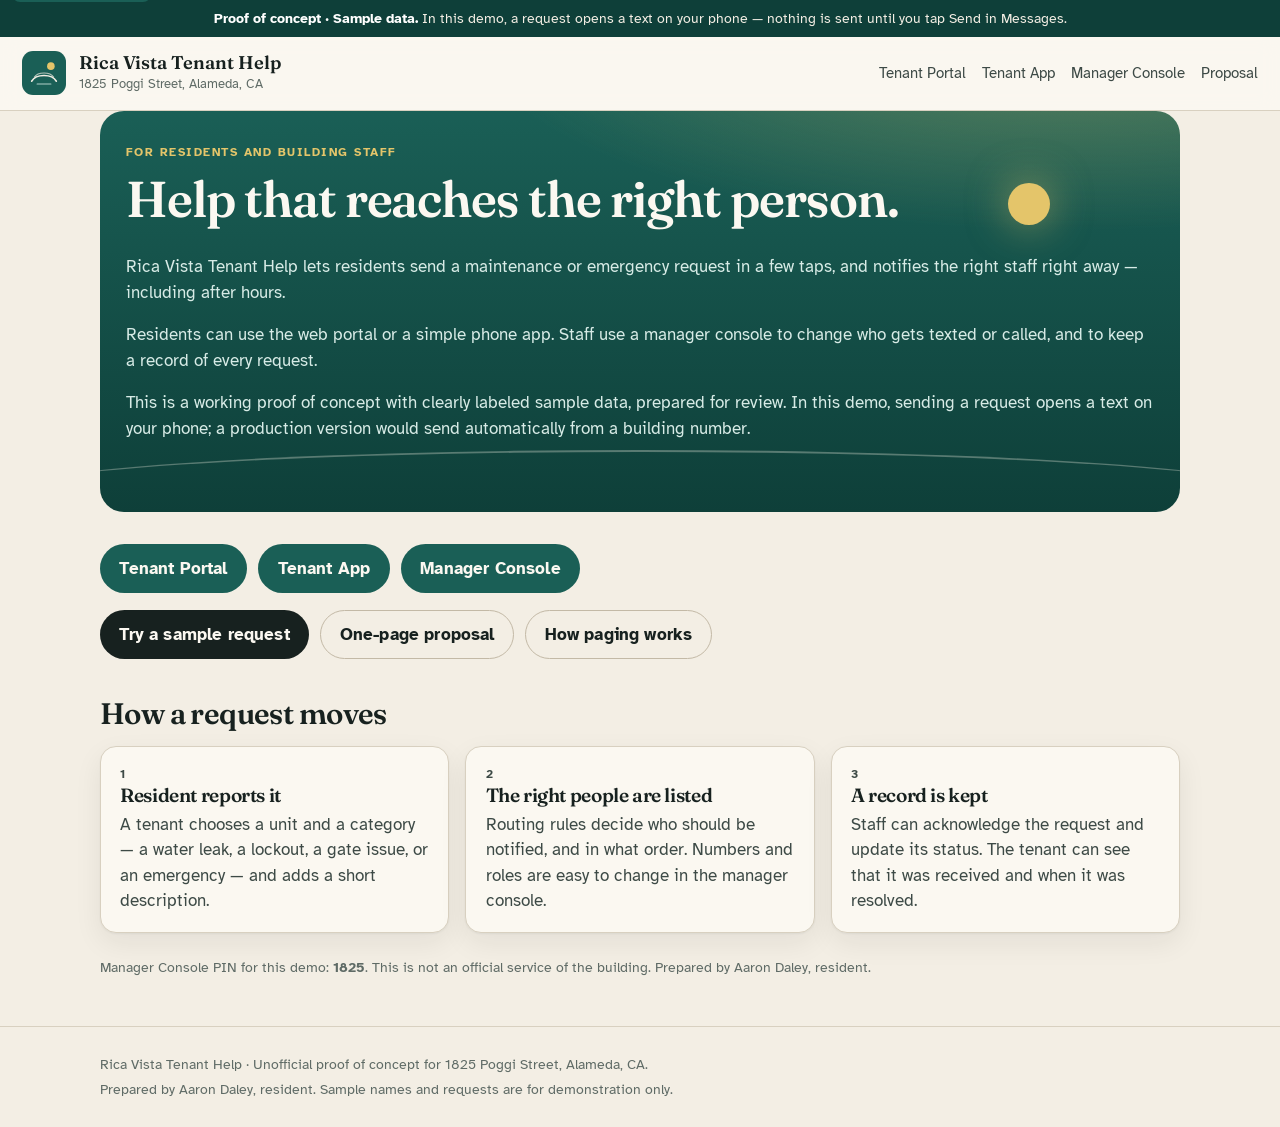
<file: ricavista/index.html>
<!DOCTYPE html>
<html lang="en">
<head>
  <meta charset="utf-8">
  <meta name="viewport" content="width=device-width, initial-scale=1, viewport-fit=cover">
  <title>Rica Vista Tenant Help</title>
  <meta name="description" content="A simple way for Rica Vista residents to request help, and for staff to be notified right away.">
  <meta name="theme-color" content="#1a5f56">
  <link rel="icon" href="icons/logo.svg" type="image/svg+xml">
  <link rel="preconnect" href="https://fonts.googleapis.com">
  <link rel="preconnect" href="https://fonts.gstatic.com" crossorigin>
  <link href="https://fonts.googleapis.com/css2?family=Atkinson+Hyperlegible:ital,wght@0,400;0,700;1,400;1,700&family=Fraunces:ital,opsz,wght@0,9..144,400;0,9..144,500;0,9..144,600;1,9..144,500&display=swap" rel="stylesheet">
  <link rel="stylesheet" href="css/styles.css">
</head>
<body class="landing">
  <a class="skip" href="#main">Skip to content</a>
  <div class="chrome">
  <div class="demo-banner" role="status"><strong>Proof of concept · Sample data.</strong> In this demo, a request opens a text on your phone — nothing is sent until you tap Send in Messages.</div>
  <header class="site-header">
    <a class="brand" href="./">
      <img class="brand-mark" src="icons/logo.svg" alt="">
      <span class="brand-text">
        <span class="brand-name">Rica Vista Tenant Help</span>
        <span class="brand-sub">1825 Poggi Street, Alameda, CA</span>
      </span>
    </a>
    <nav class="nav-links" aria-label="Primary">
      <a href="portal/">Tenant Portal</a>
      <a href="app/">Tenant App</a>
      <a href="admin/">Manager Console</a>
      <a href="proposal.html">Proposal</a>
    </nav>
  </header>
  </div>
  <main id="main">
    <div class="wrap">
      <section class="hero-art" aria-labelledby="hero-title">
        <div class="sun" aria-hidden="true"></div>
        <div class="vista-line" aria-hidden="true"></div>
        <p class="eyebrow">For residents and building staff</p>
        <h1 id="hero-title">Help that reaches the right person.</h1>
        <div class="lede">
          <p>Rica Vista Tenant Help lets residents send a maintenance or emergency request in a few taps, and notifies the right staff right away — including after hours.</p>
          <p>Residents can use the web portal or a simple phone app. Staff use a manager console to change who gets texted or called, and to keep a record of every request.</p>
          <p>This is a working proof of concept with clearly labeled sample data, prepared for review. In this demo, sending a request opens a text on your phone; a production version would send automatically from a building number.</p>
        </div>
      </section>

      <div class="cta-row">
        <a class="btn btn-primary" href="portal/">Tenant Portal</a>
        <a class="btn btn-primary" href="app/">Tenant App</a>
        <a class="btn btn-primary" href="admin/">Manager Console</a>
      </div>
      <div class="cta-row">
        <button type="button" class="btn btn-accent" id="guided-demo-btn">Try a sample request</button>
        <a class="btn btn-ghost" href="proposal.html">One-page proposal</a>
        <a class="btn btn-ghost" href="how-it-works/">How paging works</a>
      </div>

      <section style="margin:2.4rem 0 1rem" aria-labelledby="how-title">
        <h2 id="how-title">How a request moves</h2>
        <div class="grid-3">
          <article class="card feature">
            <p class="eyebrow">1</p>
            <h3>Resident reports it</h3>
            <p>A tenant chooses a unit and a category — a water leak, a lockout, a gate issue, or an emergency — and adds a short description.</p>
          </article>
          <article class="card feature">
            <p class="eyebrow">2</p>
            <h3>The right people are listed</h3>
            <p>Routing rules decide who should be notified, and in what order. Numbers and roles are easy to change in the manager console.</p>
          </article>
          <article class="card feature">
            <p class="eyebrow">3</p>
            <h3>A record is kept</h3>
            <p>Staff can acknowledge the request and update its status. The tenant can see that it was received and when it was resolved.</p>
          </article>
        </div>
      </section>

      <p class="hint" style="margin-top:1.5rem">Manager Console PIN for this demo: <strong>1825</strong>. This is not an official service of the building. Prepared by Aaron Daley, resident.</p>
    </div>
  </main>
  <footer class="site-footer">
    <div class="wrap">
      <p>Rica Vista Tenant Help · Unofficial proof of concept for 1825 Poggi Street, Alameda, CA.</p>
      <p>Prepared by Aaron Daley, resident. Sample names and requests are for demonstration only.</p>
    </div>
  </footer>
  <div id="demo-host"></div>
  <script src="js/store.js"></script>
  <script src="js/qr.js"></script>
  <script src="js/ui.js"></script>
  <script src="js/landing.js"></script>
</body>
</html>
</file>
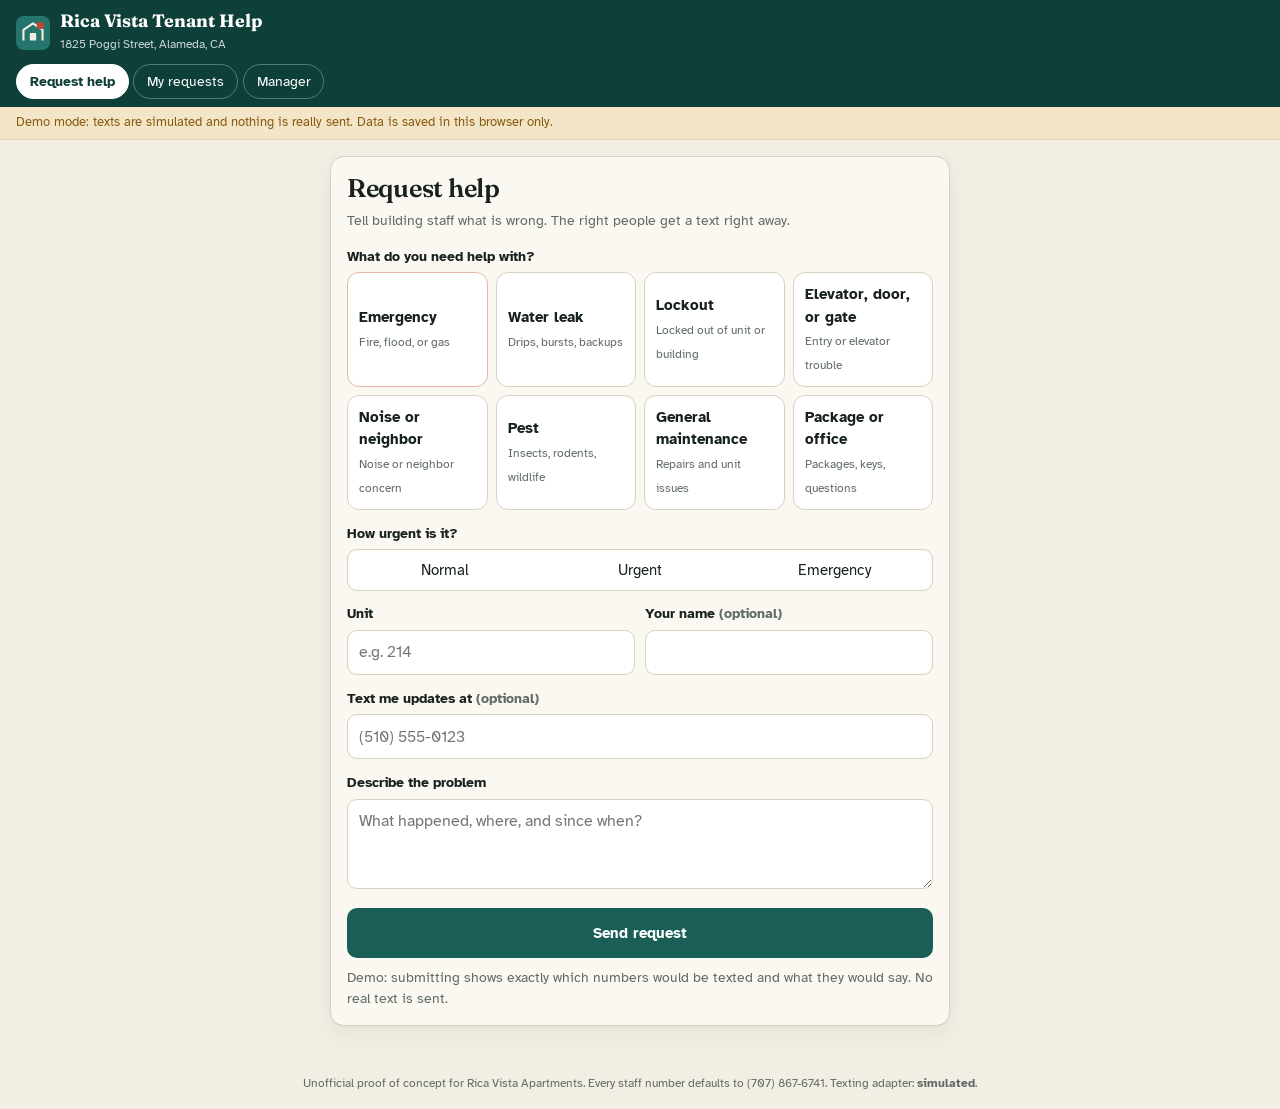
<file: ricavista-wp/app/index.html>
<!DOCTYPE html>
<html lang="en">
<head>
<meta charset="utf-8">
<meta name="viewport" content="width=device-width, initial-scale=1, viewport-fit=cover">
<title>Rica Vista Tenant Help · WordPress demo</title>
<meta name="theme-color" content="#0e3f39">
<link rel="alternate" type="application/json+oembed" href="https://aaronmda.github.io/ricavista-wp/app/oembed.json">
<link rel="preconnect" href="https://fonts.googleapis.com"><link rel="preconnect" href="https://fonts.gstatic.com" crossorigin>
<link href="https://fonts.googleapis.com/css2?family=Atkinson+Hyperlegible:wght@400;700&family=Fraunces:opsz,wght@9..144,600&display=swap" rel="stylesheet">
<link rel="stylesheet" href="app.css">
</head>
<body>
<noscript>This demo needs JavaScript.</noscript>
<script src="texting.js"></script>
<script src="app.js"></script>
</body>
</html>
</file>
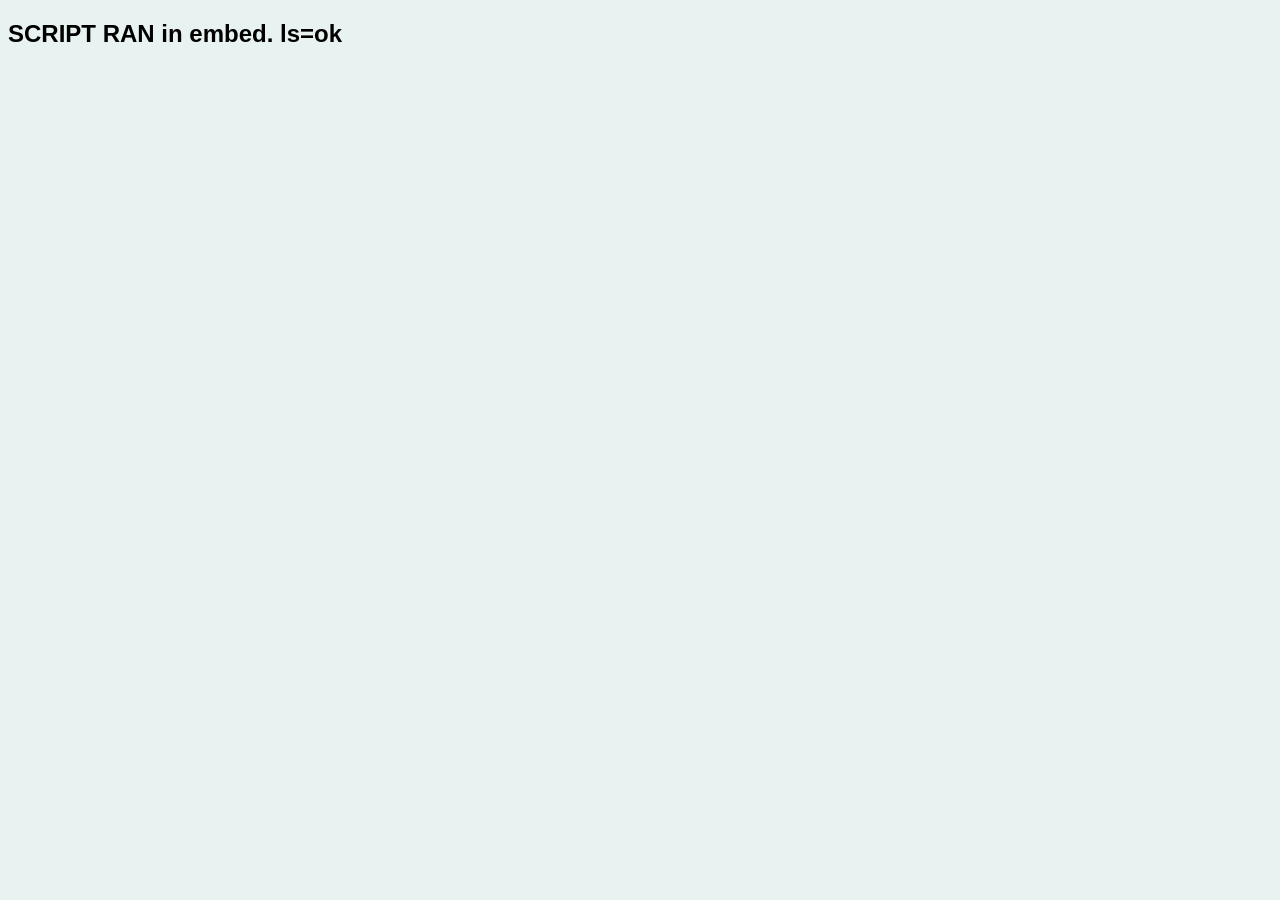
<file: ricavista-wp/embed-test/index.html>
<!DOCTYPE html><html><head><meta charset="utf-8"><title>RV embed test</title>
<link rel="alternate" type="application/json+oembed" href="https://aaronmda.github.io/ricavista-wp/embed-test/oembed.json">
</head><body style="font-family:sans-serif;background:#e8f3f1"><h2 id="t">script did not run</h2>
<script>
document.getElementById('t').textContent='SCRIPT RAN in embed. ls='+(function(){try{localStorage.setItem('x','1');return 'ok'}catch(e){return 'blocked'}})();
var m=location.hash.match(/secret=([\w]+)/);function h(){if(m)parent.postMessage({message:'height',value:document.documentElement.scrollHeight,secret:m[1]},'*');}
h();setTimeout(h,300);
</script></body></html>
</file>
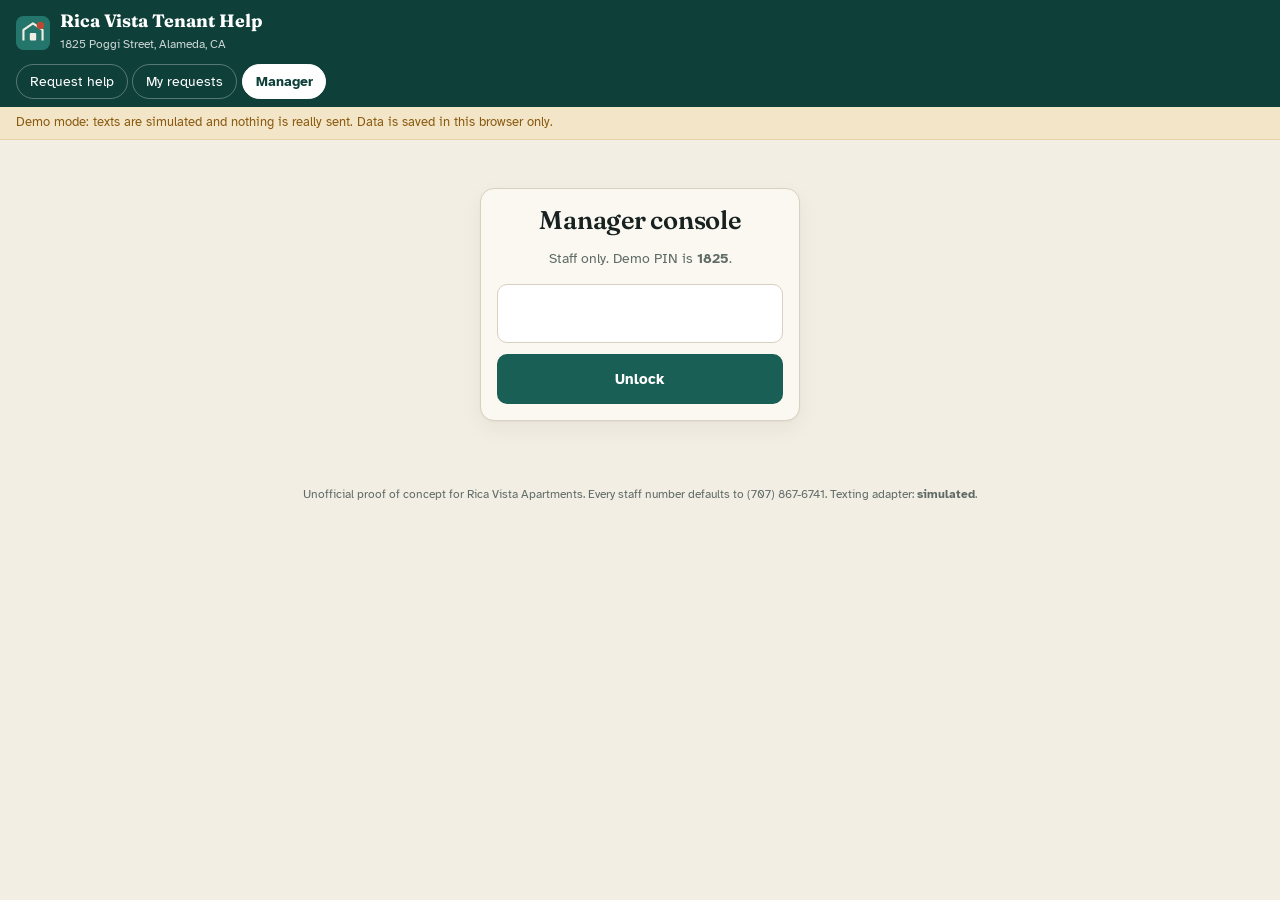
<file: ricavista-wp/manager/index.html>
<!DOCTYPE html><html lang="en"><head><meta charset="utf-8"><title>Rica Vista Tenant Help: Manager console</title>
<link rel="alternate" type="application/json+oembed" href="https://aaronmda.github.io/ricavista-wp/manager/oembed.json">
<meta http-equiv="refresh" content="0; url=../app/?view=manager">
</head><body><p><a href="../app/?view=manager">Open the Rica Vista Tenant Help demo</a></p></body></html>
</file>
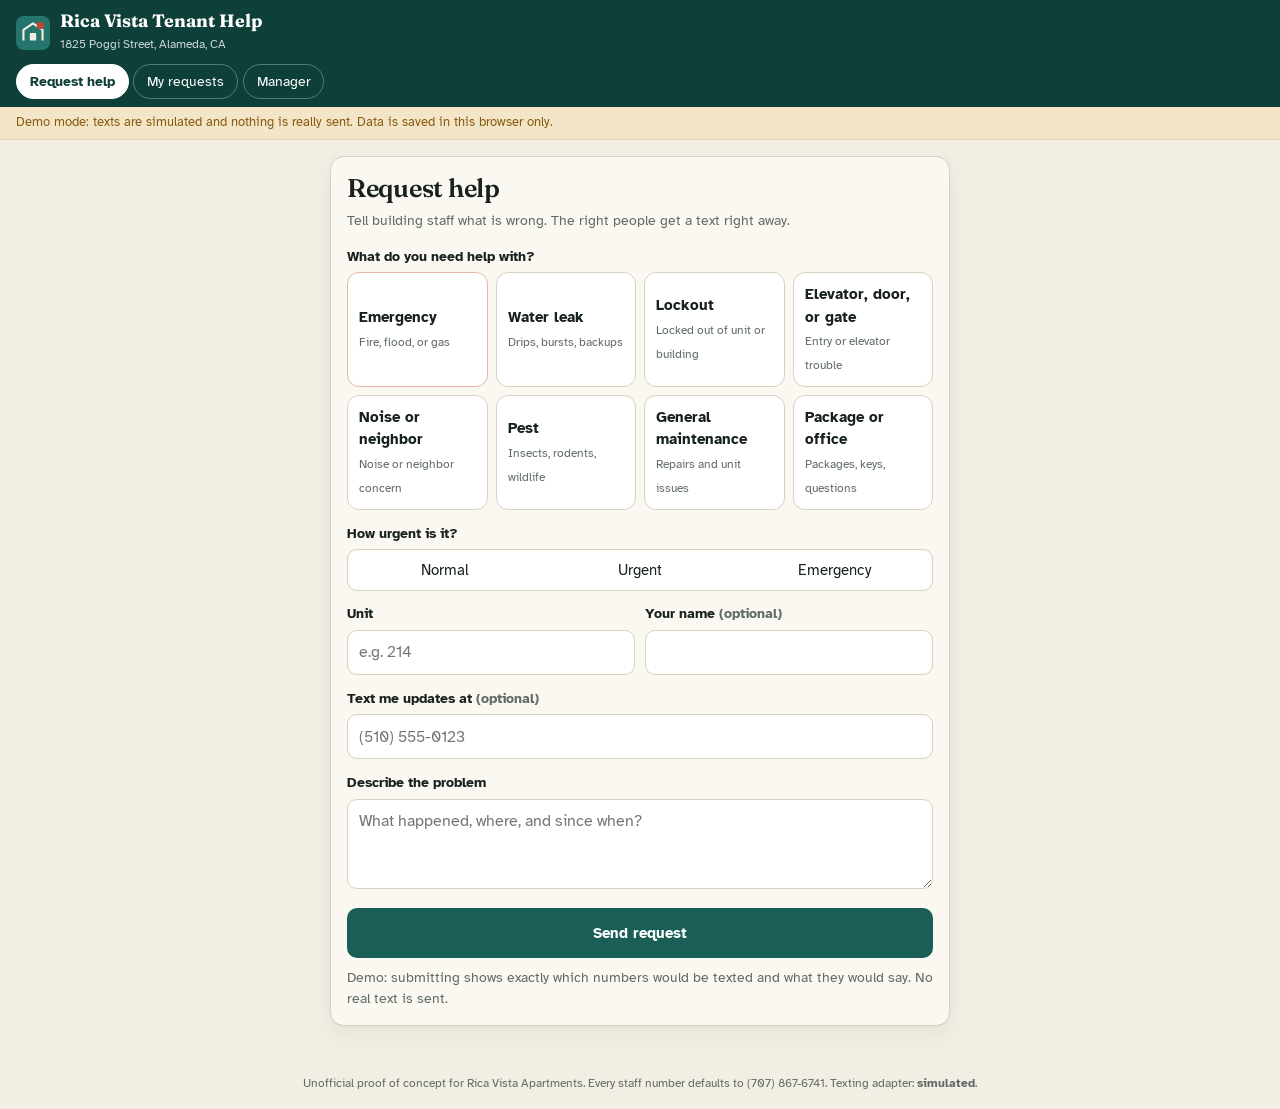
<file: ricavista-wp/tenant/index.html>
<!DOCTYPE html><html lang="en"><head><meta charset="utf-8"><title>Rica Vista Tenant Help: Request help</title>
<link rel="alternate" type="application/json+oembed" href="https://aaronmda.github.io/ricavista-wp/tenant/oembed.json">
<meta http-equiv="refresh" content="0; url=../app/?view=tenant">
</head><body><p><a href="../app/?view=tenant">Open the Rica Vista Tenant Help demo</a></p></body></html>
</file>
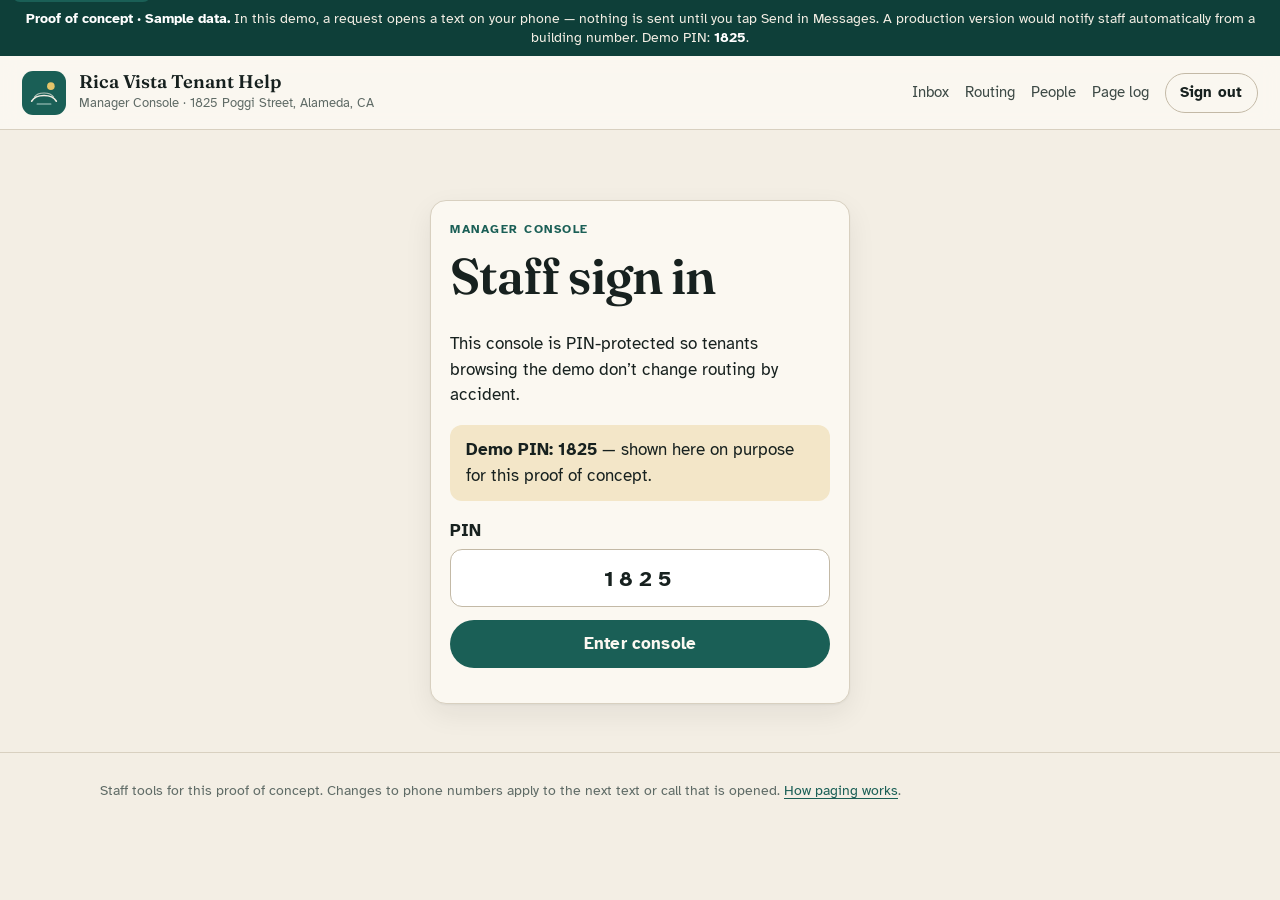
<file: ricavista/admin/index.html>
<!DOCTYPE html>
<html lang="en">
<head>
  <meta charset="utf-8">
  <meta name="viewport" content="width=device-width, initial-scale=1, viewport-fit=cover">
  <title>Manager Console · Rica Vista Tenant Help</title>
  <meta name="description" content="Staff console for routing rules, request status, and the page log.">
  <meta name="theme-color" content="#1a5f56">
  <link rel="icon" href="../icons/logo.svg" type="image/svg+xml">
  <link rel="preconnect" href="https://fonts.googleapis.com">
  <link rel="preconnect" href="https://fonts.gstatic.com" crossorigin>
  <link href="https://fonts.googleapis.com/css2?family=Atkinson+Hyperlegible:ital,wght@0,400;0,700;1,400;1,700&family=Fraunces:ital,opsz,wght@0,9..144,400;0,9..144,500;0,9..144,600;1,9..144,500&display=swap" rel="stylesheet">
  <link rel="stylesheet" href="../css/styles.css">
</head>
<body class="admin">
  <a class="skip" href="#app">Skip to content</a>
  <div class="chrome">
  <div id="banner"></div>
  <header class="site-header">
    <a class="brand" href="../">
      <img class="brand-mark" src="../icons/logo.svg" alt="">
      <span class="brand-text">
        <span class="brand-name">Rica Vista Tenant Help</span>
        <span class="brand-sub">Manager Console · 1825 Poggi Street, Alameda, CA</span>
      </span>
    </a>
    <nav class="nav-links" id="admin-nav" hidden>
      <a href="#/inbox" data-nav="inbox">Inbox</a>
      <a href="#/routing" data-nav="routing">Routing</a>
      <a href="#/people" data-nav="people">People</a>
      <a href="#/log" data-nav="log">Page log</a>
      <button type="button" class="btn btn-ghost btn-sm" id="logout">Sign out</button>
    </nav>
  </header>
  </div>
  <main id="app" class="wrap" style="padding-top:1.4rem"></main>
  <footer class="site-footer">
    <div class="wrap">
      <p>Staff tools for this proof of concept. Changes to phone numbers apply to the next text or call that is opened. <a href="../how-it-works/">How paging works</a>.</p>
    </div>
  </footer>
  <script src="../js/store.js"></script>
  <script src="../js/qr.js"></script>
  <script src="../js/ui.js"></script>
  <script src="../js/admin.js"></script>
</body>
</html>
</file>
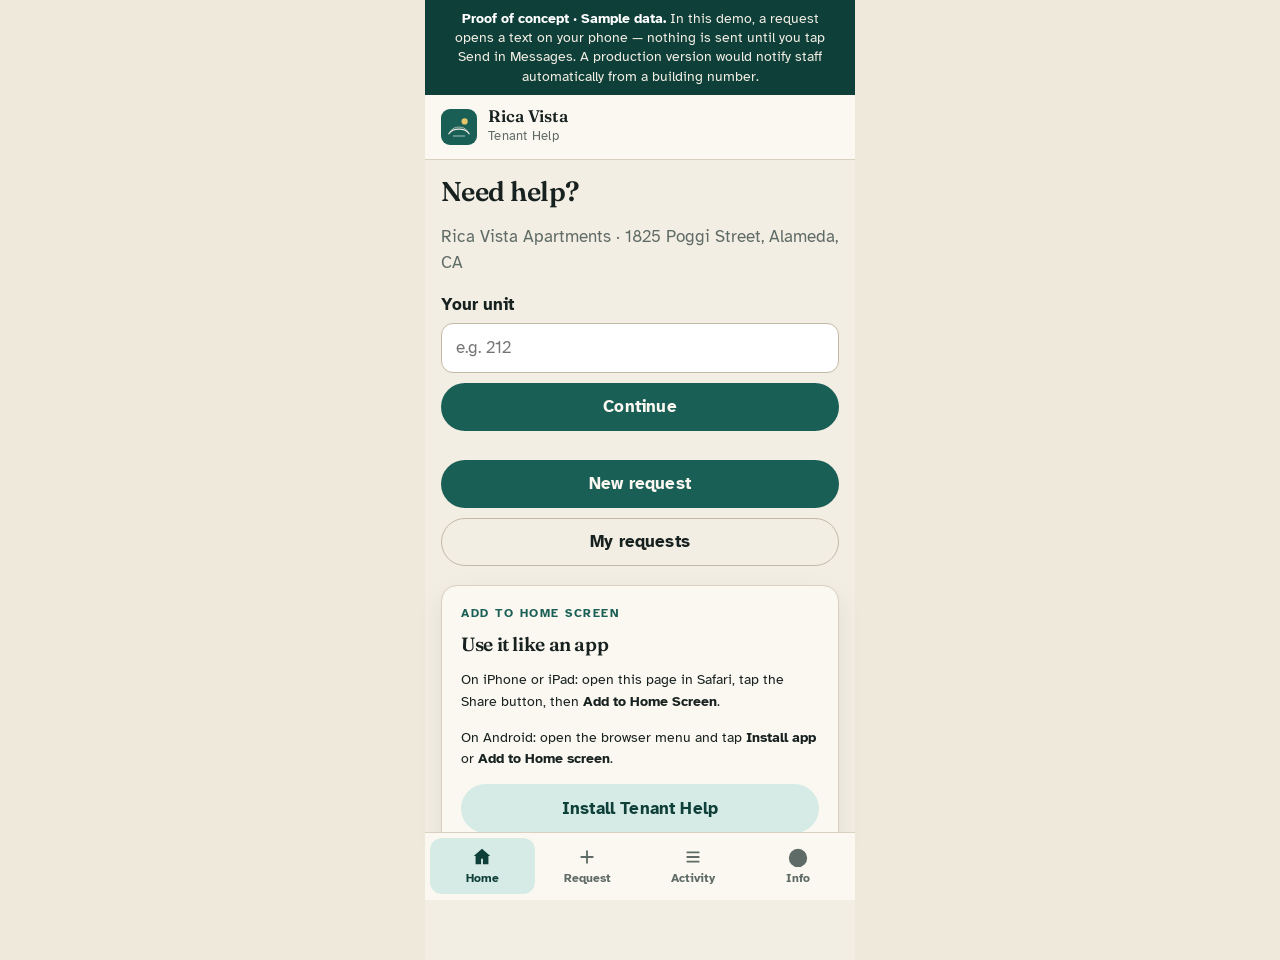
<file: ricavista/app/index.html>
<!DOCTYPE html>
<html lang="en">
<head>
  <meta charset="utf-8">
  <meta name="viewport" content="width=device-width, initial-scale=1, viewport-fit=cover">
  <title>Rica Vista Tenant Help</title>
  <meta name="description" content="Installable tenant app for Rica Vista Apartments.">
  <meta name="theme-color" content="#1a5f56">
  <meta name="apple-mobile-web-app-capable" content="yes">
  <meta name="apple-mobile-web-app-title" content="Rica Vista">
  <meta name="mobile-web-app-capable" content="yes">
  <link rel="manifest" href="manifest.json">
  <link rel="icon" href="../icons/icon.svg" type="image/svg+xml">
  <link rel="apple-touch-icon" href="../icons/icon.svg">
  <link rel="preconnect" href="https://fonts.googleapis.com">
  <link rel="preconnect" href="https://fonts.gstatic.com" crossorigin>
  <link href="https://fonts.googleapis.com/css2?family=Atkinson+Hyperlegible:ital,wght@0,400;0,700;1,400;1,700&family=Fraunces:ital,opsz,wght@0,9..144,400;0,9..144,500;0,9..144,600;1,9..144,500&display=swap" rel="stylesheet">
  <link rel="stylesheet" href="../css/styles.css">
</head>
<body class="app-shell">
  <div class="app-frame">
    <div id="banner"></div>
    <header class="app-top">
      <img src="../icons/logo.svg" alt="" width="36" height="36">
      <div>
        <div class="brand-name" style="font-size:1.05rem">Rica Vista</div>
        <div class="tiny muted" id="app-unit-label">Tenant Help</div>
      </div>
    </header>
    <main class="app-main" id="app"></main>
    <nav class="tabbar" aria-label="App">
      <a href="#/" data-tab="home"> <svg viewBox="0 0 24 24" aria-hidden="true"><path fill="currentColor" d="M12 3 3 11h2v9h6v-6h2v6h6v-9h2L12 3z"/></svg> Home</a>
      <a href="#/new" data-tab="new"> <svg viewBox="0 0 24 24" aria-hidden="true"><path fill="currentColor" d="M11 5h2v6h6v2h-6v6h-2v-6H5v-2h6V5z"/></svg> Request</a>
      <a href="#/requests" data-tab="requests"> <svg viewBox="0 0 24 24" aria-hidden="true"><path fill="currentColor" d="M5 6h14v2H5V6zm0 5h14v2H5v-2zm0 5h14v2H5v-2z"/></svg> Activity</a>
      <a href="#/info" data-tab="info"> <svg viewBox="0 0 24 24" aria-hidden="true"><path fill="currentColor" d="M11 9h2V7h-2v2zm0 8h2v-6h-2v6zm1-14a10 10 0 1 0 0 20 10 10 0 0 0 0-20z"/></svg> Info</a>
    </nav>
  </div>
  <script src="../js/store.js"></script>
  <script src="../js/qr.js"></script>
  <script src="../js/ui.js"></script>
  <script src="../js/app.js"></script>
</body>
</html>
</file>
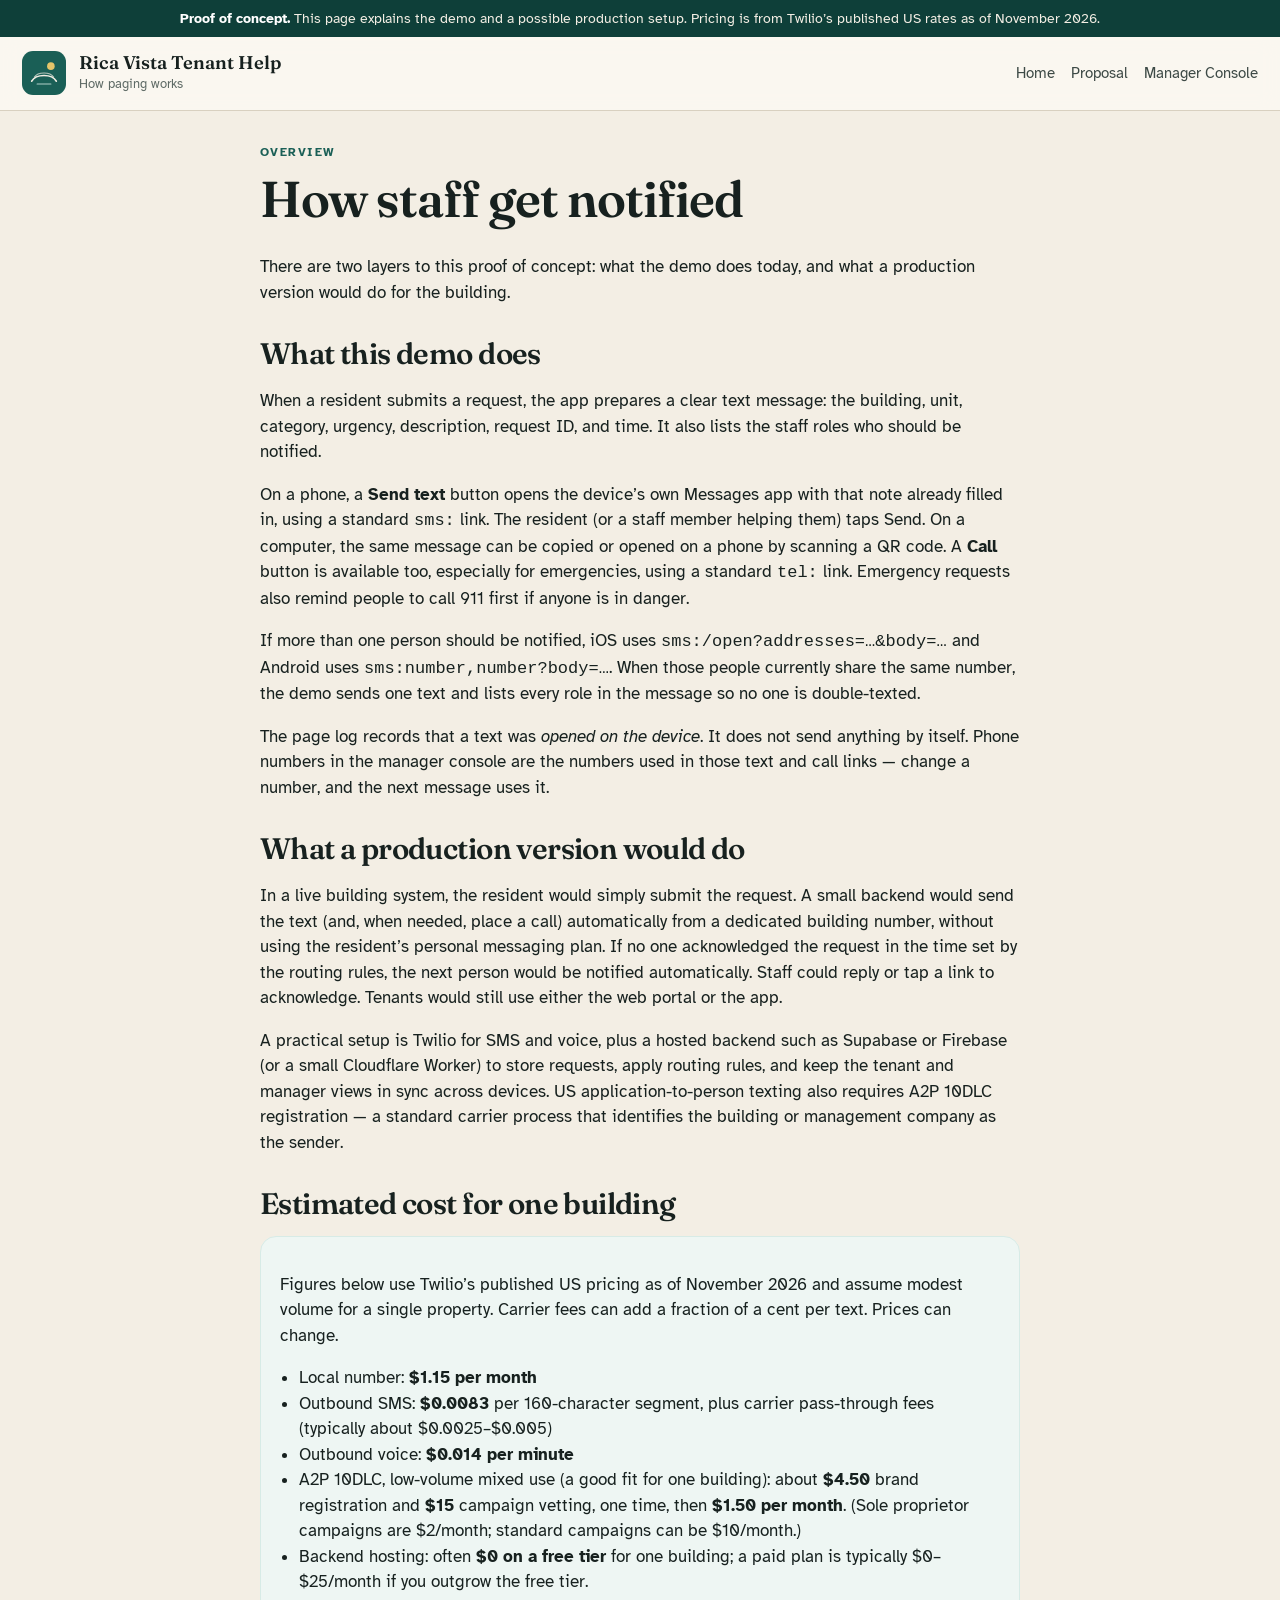
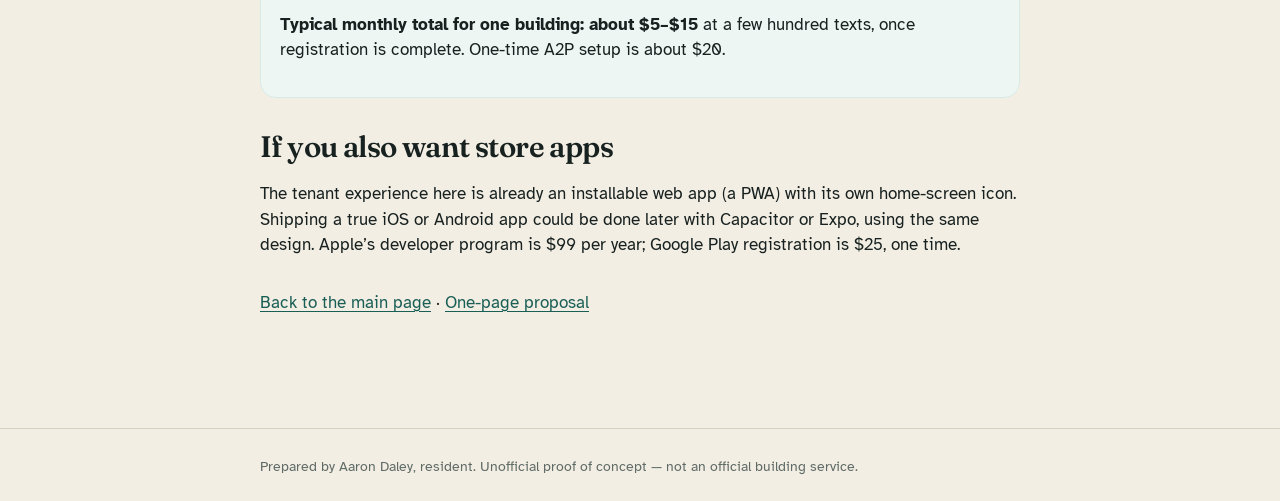
<file: ricavista/how-it-works/index.html>
<!DOCTYPE html>
<html lang="en">
<head>
  <meta charset="utf-8">
  <meta name="viewport" content="width=device-width, initial-scale=1, viewport-fit=cover">
  <title>How paging works · Rica Vista Tenant Help</title>
  <meta name="description" content="How this demo sends a text from a resident’s phone, and how a production version would page staff automatically.">
  <meta name="theme-color" content="#1a5f56">
  <link rel="icon" href="../icons/logo.svg" type="image/svg+xml">
  <link rel="preconnect" href="https://fonts.googleapis.com">
  <link rel="preconnect" href="https://fonts.gstatic.com" crossorigin>
  <link href="https://fonts.googleapis.com/css2?family=Atkinson+Hyperlegible:ital,wght@0,400;0,700;1,400;1,700&family=Fraunces:ital,opsz,wght@0,9..144,400;0,9..144,500;0,9..144,600;1,9..144,500&display=swap" rel="stylesheet">
  <link rel="stylesheet" href="../css/styles.css">
</head>
<body>
  <div class="chrome">
  <div class="demo-banner" role="status"><strong>Proof of concept.</strong> This page explains the demo and a possible production setup. Pricing is from Twilio’s published US rates as of November 2026.</div>
  <header class="site-header">
    <a class="brand" href="../">
      <img class="brand-mark" src="../icons/logo.svg" alt="">
      <span class="brand-text">
        <span class="brand-name">Rica Vista Tenant Help</span>
        <span class="brand-sub">How paging works</span>
      </span>
    </a>
    <nav class="nav-links">
      <a href="../">Home</a>
      <a href="../proposal.html">Proposal</a>
      <a href="../admin/">Manager Console</a>
    </nav>
  </header>
  </div>
  <main class="wrap-narrow article">
    <p class="eyebrow">Overview</p>
    <h1>How staff get notified</h1>
    <p>There are two layers to this proof of concept: what the demo does today, and what a production version would do for the building.</p>

    <h2>What this demo does</h2>
    <p>When a resident submits a request, the app prepares a clear text message: the building, unit, category, urgency, description, request ID, and time. It also lists the staff roles who should be notified.</p>
    <p>On a phone, a <strong>Send text</strong> button opens the device’s own Messages app with that note already filled in, using a standard <code>sms:</code> link. The resident (or a staff member helping them) taps Send. On a computer, the same message can be copied or opened on a phone by scanning a QR code. A <strong>Call</strong> button is available too, especially for emergencies, using a standard <code>tel:</code> link. Emergency requests also remind people to call 911 first if anyone is in danger.</p>
    <p>If more than one person should be notified, iOS uses <code>sms:/open?addresses=…&amp;body=…</code> and Android uses <code>sms:number,number?body=…</code>. When those people currently share the same number, the demo sends one text and lists every role in the message so no one is double-texted.</p>
    <p>The page log records that a text was <em>opened on the device</em>. It does not send anything by itself. Phone numbers in the manager console are the numbers used in those text and call links — change a number, and the next message uses it.</p>

    <h2>What a production version would do</h2>
    <p>In a live building system, the resident would simply submit the request. A small backend would send the text (and, when needed, place a call) automatically from a dedicated building number, without using the resident’s personal messaging plan. If no one acknowledged the request in the time set by the routing rules, the next person would be notified automatically. Staff could reply or tap a link to acknowledge. Tenants would still use either the web portal or the app.</p>
    <p>A practical setup is Twilio for SMS and voice, plus a hosted backend such as Supabase or Firebase (or a small Cloudflare Worker) to store requests, apply routing rules, and keep the tenant and manager views in sync across devices. US application-to-person texting also requires A2P 10DLC registration — a standard carrier process that identifies the building or management company as the sender.</p>

    <h2>Estimated cost for one building</h2>
    <div class="cost-box">
      <p>Figures below use Twilio’s published US pricing as of November 2026 and assume modest volume for a single property. Carrier fees can add a fraction of a cent per text. Prices can change.</p>
      <ul>
        <li>Local number: <strong>$1.15 per month</strong></li>
        <li>Outbound SMS: <strong>$0.0083</strong> per 160-character segment, plus carrier pass-through fees (typically about $0.0025–$0.005)</li>
        <li>Outbound voice: <strong>$0.014 per minute</strong></li>
        <li>A2P 10DLC, low-volume mixed use (a good fit for one building): about <strong>$4.50</strong> brand registration and <strong>$15</strong> campaign vetting, one time, then <strong>$1.50 per month</strong>. (Sole proprietor campaigns are $2/month; standard campaigns can be $10/month.)</li>
        <li>Backend hosting: often <strong>$0 on a free tier</strong> for one building; a paid plan is typically $0–$25/month if you outgrow the free tier.</li>
      </ul>
      <p><strong>Typical monthly total for one building: about $5–$15</strong> at a few hundred texts, once registration is complete. One-time A2P setup is about $20.</p>
    </div>

    <h2>If you also want store apps</h2>
    <p>The tenant experience here is already an installable web app (a PWA) with its own home-screen icon. Shipping a true iOS or Android app could be done later with Capacitor or Expo, using the same design. Apple’s developer program is $99 per year; Google Play registration is $25, one time.</p>

    <p style="margin-top:2rem"><a href="../">Back to the main page</a> · <a href="../proposal.html">One-page proposal</a></p>
  </main>
  <footer class="site-footer">
    <div class="wrap-narrow">
      <p>Prepared by Aaron Daley, resident. Unofficial proof of concept — not an official building service.</p>
    </div>
  </footer>
</body>
</html>
</file>
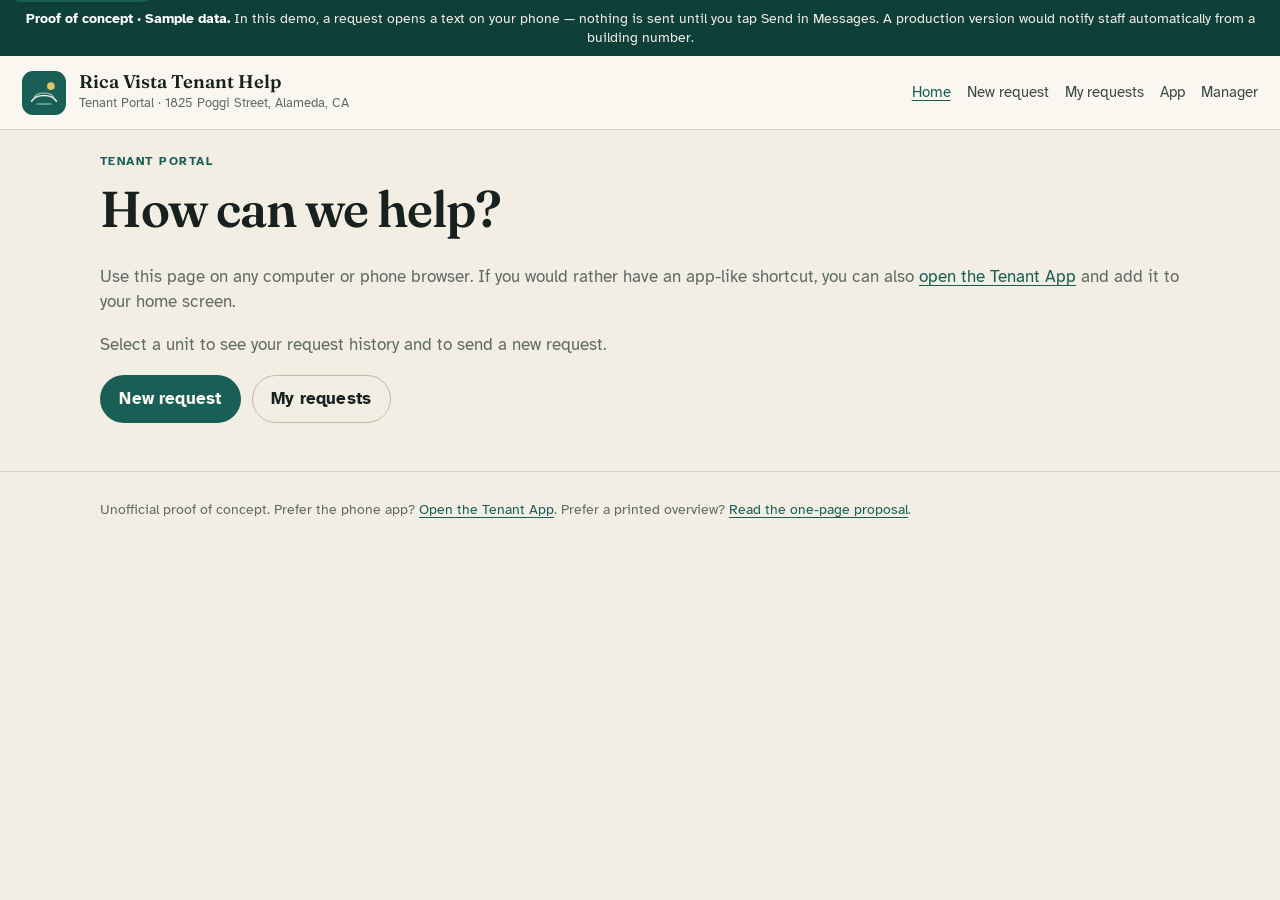
<file: ricavista/portal/index.html>
<!DOCTYPE html>
<html lang="en">
<head>
  <meta charset="utf-8">
  <meta name="viewport" content="width=device-width, initial-scale=1, viewport-fit=cover">
  <title>Tenant Portal · Rica Vista Tenant Help</title>
  <meta name="description" content="Web portal for Rica Vista residents to request help and track status.">
  <meta name="theme-color" content="#1a5f56">
  <link rel="icon" href="../icons/logo.svg" type="image/svg+xml">
  <link rel="preconnect" href="https://fonts.googleapis.com">
  <link rel="preconnect" href="https://fonts.gstatic.com" crossorigin>
  <link href="https://fonts.googleapis.com/css2?family=Atkinson+Hyperlegible:ital,wght@0,400;0,700;1,400;1,700&family=Fraunces:ital,opsz,wght@0,9..144,400;0,9..144,500;0,9..144,600;1,9..144,500&display=swap" rel="stylesheet">
  <link rel="stylesheet" href="../css/styles.css">
</head>
<body class="portal">
  <a class="skip" href="#app">Skip to content</a>
  <div class="chrome">
  <div id="banner"></div>
  <header class="site-header">
    <a class="brand" href="../">
      <img class="brand-mark" src="../icons/logo.svg" alt="">
      <span class="brand-text">
        <span class="brand-name">Rica Vista Tenant Help</span>
        <span class="brand-sub">Tenant Portal · 1825 Poggi Street, Alameda, CA</span>
      </span>
    </a>
    <nav class="nav-links" aria-label="Portal">
      <a href="#/" data-nav="home">Home</a>
      <a href="#/new" data-nav="new">New request</a>
      <a href="#/requests" data-nav="requests">My requests</a>
      <a href="../app/">App</a>
      <a href="../admin/">Manager</a>
    </nav>
  </header>
  </div>
  <main id="app" class="wrap" style="padding-top:1.4rem"></main>
  <footer class="site-footer">
    <div class="wrap">
      <p>Unofficial proof of concept. Prefer the phone app? <a href="../app/">Open the Tenant App</a>. Prefer a printed overview? <a href="../proposal.html">Read the one-page proposal</a>.</p>
    </div>
  </footer>
  <script src="../js/store.js"></script>
  <script src="../js/qr.js"></script>
  <script src="../js/ui.js"></script>
  <script src="../js/portal.js"></script>
</body>
</html>
</file>
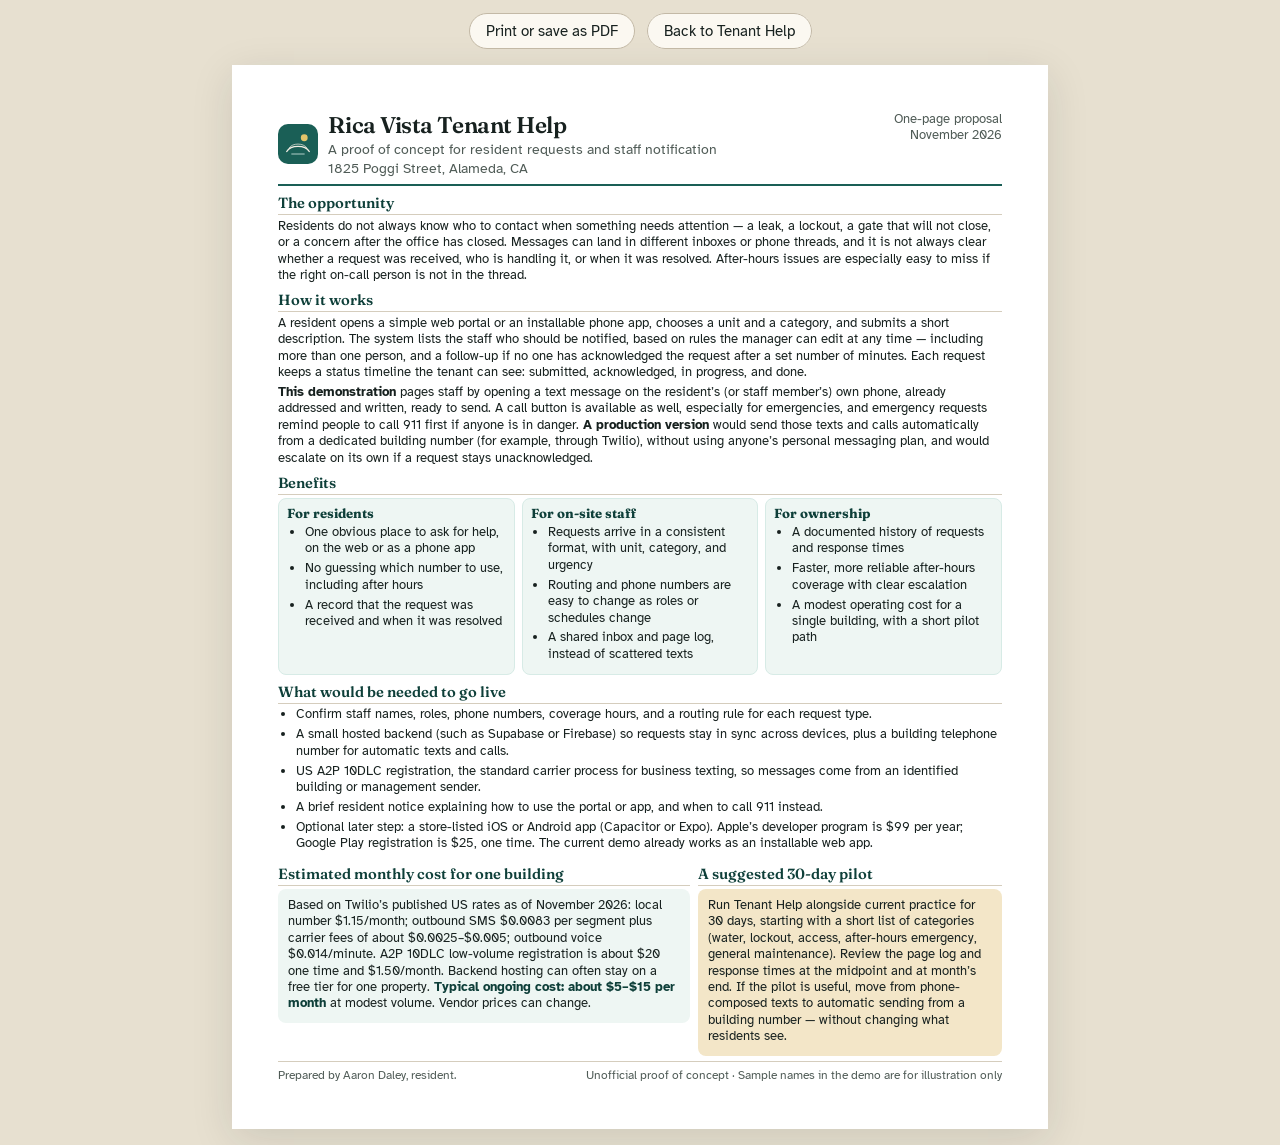
<file: ricavista/proposal.html>
<!DOCTYPE html>
<html lang="en">
<head>
  <meta charset="utf-8">
  <meta name="viewport" content="width=device-width, initial-scale=1">
  <title>Proposal · Rica Vista Tenant Help</title>
  <link rel="icon" href="icons/logo.svg" type="image/svg+xml">
  <link rel="preconnect" href="https://fonts.googleapis.com">
  <link rel="preconnect" href="https://fonts.gstatic.com" crossorigin>
  <link href="https://fonts.googleapis.com/css2?family=Atkinson+Hyperlegible:ital,wght@0,400;0,700;1,400;1,700&family=Fraunces:ital,opsz,wght@0,9..144,500;0,9..144,600&display=swap" rel="stylesheet">
  <style>
    :root {
      --ink: #17211f;
      --muted: #4f5b56;
      --teal: #1a5f56;
      --teal-deep: #0e3f39;
      --line: #d5cdbd;
      --paper: #fff;
      --wash: #eef6f3;
      --gold: #f3e6c8;
    }
    * { box-sizing: border-box; }
    @page { size: letter; margin: 0.42in; }
    html, body { margin: 0; padding: 0; background: #e7e0d0; color: var(--ink);
      font-family: "Atkinson Hyperlegible", "Segoe UI", sans-serif; }
    .sheet {
      width: 8.5in; min-height: 11in; margin: 1rem auto; background: var(--paper);
      padding: 0.48in; box-shadow: 0 10px 40px rgba(23,33,31,.12);
    }
    header { display: flex; justify-content: space-between; align-items: flex-start; gap: 1rem;
      border-bottom: 2px solid var(--teal); padding-bottom: 0.4rem; margin-bottom: 0.45rem; }
    .brand { display: flex; gap: 0.65rem; align-items: center; }
    .brand img { width: 40px; height: 40px; }
    h1 { font-family: Fraunces, Georgia, serif; font-size: 1.42rem; margin: 0; font-weight: 600; letter-spacing: -0.02em; }
    .sub { color: var(--muted); font-size: 0.88rem; margin: 0.15rem 0 0; }
    .meta { text-align: right; font-size: 0.8rem; color: var(--muted); }
    h2 { font-family: Fraunces, Georgia, serif; font-size: 0.92rem; color: var(--teal-deep);
      margin: 0.48rem 0 0.18rem; border-bottom: 1px solid var(--line); padding-bottom: 0.12rem; font-weight: 600; }
    p, li { font-size: 0.79rem; line-height: 1.3; margin: 0 0 0.22rem; }
    ul { margin: 0 0 0.35rem; padding-left: 1.1rem; }
    .cols { display: grid; grid-template-columns: 1fr 1fr 1fr; gap: 0.45rem; }
    .split { display: grid; grid-template-columns: 1.15fr 0.85fr; gap: 0.5rem; align-items: stretch; }
    .box { background: var(--wash); border: 1px solid #d7ebe6; border-radius: 8px; padding: 0.38rem 0.5rem; }
    .box h3 { font-size: 0.82rem; margin: 0 0 0.2rem; color: var(--teal-deep); font-family: Fraunces, Georgia, serif; }
    .cost { background: var(--wash); border-radius: 8px; padding: 0.5rem 0.65rem; }
    .cost strong { color: var(--teal-deep); }
    .pilot { background: var(--gold); border-radius: 8px; padding: 0.5rem 0.65rem; }
    footer { margin-top: 0.32rem; border-top: 1px solid var(--line); padding-top: 0.28rem; page-break-inside: avoid;
      display: flex; justify-content: space-between; gap: 1rem; font-size: 0.78rem; color: var(--muted); }
    .toolbar { max-width: 8.5in; margin: 0.8rem auto 0; text-align: center; font-family: inherit; }
    .toolbar a, .toolbar button {
      font-family: inherit; font-size: 0.95rem; margin: 0 .25rem; padding: .5rem 1rem;
      border-radius: 999px; border: 1.5px solid #c3b9a6; background: #fbf8f1; cursor: pointer; text-decoration: none; color: var(--ink);
    }
    @media print {
      html, body { background: #fff !important; }
      .sheet { width: auto; min-height: 0 !important; margin: 0; padding: 0; box-shadow: none; background: #fff; }
      .toolbar, .no-print { display: none !important; }
    }
    @media (max-width: 700px) {
      .sheet { width: auto; min-height: auto; margin: 0; padding: 1.1rem; box-shadow: none; }
      .cols, .split { grid-template-columns: 1fr; }
      header { flex-direction: column; }
      .meta { text-align: left; }
    }
  </style>
</head>
<body>
  <div class="toolbar no-print">
    <button type="button" onclick="window.print()">Print or save as PDF</button>
    <a href="./">Back to Tenant Help</a>
  </div>
  <article class="sheet">
    <header>
      <div class="brand">
        <img src="icons/logo.svg" alt="">
        <div>
          <h1>Rica Vista Tenant Help</h1>
          <p class="sub">A proof of concept for resident requests and staff notification<br>1825 Poggi Street, Alameda, CA</p>
        </div>
      </div>
      <div class="meta">
        One-page proposal<br>
        November 2026
      </div>
    </header>

    <h2>The opportunity</h2>
    <p>Residents do not always know who to contact when something needs attention — a leak, a lockout, a gate that will not close, or a concern after the office has closed. Messages can land in different inboxes or phone threads, and it is not always clear whether a request was received, who is handling it, or when it was resolved. After-hours issues are especially easy to miss if the right on-call person is not in the thread.</p>

    <h2>How it works</h2>
    <p>A resident opens a simple web portal or an installable phone app, chooses a unit and a category, and submits a short description. The system lists the staff who should be notified, based on rules the manager can edit at any time — including more than one person, and a follow-up if no one has acknowledged the request after a set number of minutes. Each request keeps a status timeline the tenant can see: submitted, acknowledged, in progress, and done.</p>
    <p><strong>This demonstration</strong> pages staff by opening a text message on the resident’s (or staff member’s) own phone, already addressed and written, ready to send. A call button is available as well, especially for emergencies, and emergency requests remind people to call 911 first if anyone is in danger. <strong>A production version</strong> would send those texts and calls automatically from a dedicated building number (for example, through Twilio), without using anyone’s personal messaging plan, and would escalate on its own if a request stays unacknowledged.</p>

    <h2>Benefits</h2>
    <div class="cols">
      <div class="box">
        <h3>For residents</h3>
        <ul>
          <li>One obvious place to ask for help, on the web or as a phone app</li>
          <li>No guessing which number to use, including after hours</li>
          <li>A record that the request was received and when it was resolved</li>
        </ul>
      </div>
      <div class="box">
        <h3>For on-site staff</h3>
        <ul>
          <li>Requests arrive in a consistent format, with unit, category, and urgency</li>
          <li>Routing and phone numbers are easy to change as roles or schedules change</li>
          <li>A shared inbox and page log, instead of scattered texts</li>
        </ul>
      </div>
      <div class="box">
        <h3>For ownership</h3>
        <ul>
          <li>A documented history of requests and response times</li>
          <li>Faster, more reliable after-hours coverage with clear escalation</li>
          <li>A modest operating cost for a single building, with a short pilot path</li>
        </ul>
      </div>
    </div>

    <h2>What would be needed to go live</h2>
    <ul>
      <li>Confirm staff names, roles, phone numbers, coverage hours, and a routing rule for each request type.</li>
      <li>A small hosted backend (such as Supabase or Firebase) so requests stay in sync across devices, plus a building telephone number for automatic texts and calls.</li>
      <li>US A2P 10DLC registration, the standard carrier process for business texting, so messages come from an identified building or management sender.</li>
      <li>A brief resident notice explaining how to use the portal or app, and when to call 911 instead.</li>
      <li>Optional later step: a store-listed iOS or Android app (Capacitor or Expo). Apple’s developer program is $99 per year; Google Play registration is $25, one time. The current demo already works as an installable web app.</li>
    </ul>

    <div class="split">
      <div>
        <h2>Estimated monthly cost for one building</h2>
        <div class="cost">
          <p>Based on Twilio’s published US rates as of November 2026: local number $1.15/month; outbound SMS $0.0083 per segment plus carrier fees of about $0.0025–$0.005; outbound voice $0.014/minute. A2P 10DLC low-volume registration is about $20 one time and $1.50/month. Backend hosting can often stay on a free tier for one property. <strong>Typical ongoing cost: about $5–$15 per month</strong> at modest volume. Vendor prices can change.</p>
        </div>
      </div>
      <div>
        <h2>A suggested 30-day pilot</h2>
        <div class="pilot">
          <p>Run Tenant Help alongside current practice for 30 days, starting with a short list of categories (water, lockout, access, after-hours emergency, general maintenance). Review the page log and response times at the midpoint and at month’s end. If the pilot is useful, move from phone-composed texts to automatic sending from a building number — without changing what residents see.</p>
        </div>
      </div>
    </div>

    <footer>
      <div>Prepared by Aaron Daley, resident.</div>
      <div>Unofficial proof of concept · Sample names in the demo are for illustration only</div>
    </footer>
  </article>
</body>
</html>
</file>
<file: ricavista/css/styles.css>
/* Rica Vista Tenant Help — shared styles. Calm, residential, presentation-ready. */
:root {
  --ink: #17211f;
  --ink-soft: #3d4a46;
  --muted: #5f6b66;
  --paper: #f3eee4;
  --paper-2: #e7e0d0;
  --card: #fbf8f1;
  --card-2: #f4efe4;
  --line: #d8d0c0;
  --line-strong: #c3b9a6;
  --teal: #1a5f56;
  --teal-deep: #0e3f39;
  --teal-mid: #24756b;
  --teal-soft: #d7ebe6;
  --teal-wash: #eef6f3;
  --terra: #b94a32;
  --terra-deep: #8c3220;
  --terra-soft: #f6e0d8;
  --gold: #b0893e;
  --gold-soft: #f3e6c8;
  --ok: #2c6a4a;
  --ok-soft: #dceee4;
  --warn: #8a5a10;
  --warn-soft: #f6e8c9;
  --info: #2a4f7a;
  --shadow: 0 1px 2px rgba(23, 33, 31, 0.05), 0 10px 28px rgba(23, 33, 31, 0.07);
  --shadow-lg: 0 2px 6px rgba(23, 33, 31, 0.06), 0 18px 40px rgba(23, 33, 31, 0.1);
  --radius: 16px;
  --radius-sm: 10px;
  --font-display: "Fraunces", "Iowan Old Style", Georgia, serif;
  --font-ui: "Atkinson Hyperlegible", "Segoe UI", system-ui, sans-serif;
  --header-h: 72px;
  --banner-h: 40px;
  --safe-top: env(safe-area-inset-top, 0px);
  --safe-bottom: env(safe-area-inset-bottom, 0px);
  --max: 1080px;
}

*, *::before, *::after { box-sizing: border-box; }
html { scroll-behavior: smooth; }
html, body { margin: 0; padding: 0; }
body {
  font-family: var(--font-ui);
  font-size: 17px;
  line-height: 1.5;
  color: var(--ink);
  background: var(--paper);
  min-height: 100dvh;
  -webkit-font-smoothing: antialiased;
  text-rendering: optimizeLegibility;
}
img, svg { max-width: 100%; display: block; }
button, input, select, textarea { font: inherit; color: inherit; }
a { color: var(--teal); text-decoration-thickness: 1px; text-underline-offset: 3px; }
a:hover { color: var(--teal-deep); }
:focus-visible {
  outline: 3px solid var(--teal-mid);
  outline-offset: 2px;
}
.skip {
  position: absolute; left: 12px; top: -40px;
  background: var(--teal); color: #fff; padding: 8px 12px; border-radius: 8px; z-index: 100;
}
.skip:focus { top: 12px; }

h1, h2, h3, h4, .display {
  font-family: var(--font-display);
  font-weight: 600;
  letter-spacing: -0.02em;
  line-height: 1.15;
  color: var(--ink);
  margin: 0 0 0.5em;
}
h1 { font-size: clamp(2rem, 4vw, 3.15rem); font-weight: 600; }
h2 { font-size: clamp(1.4rem, 2.4vw, 1.85rem); }
h3 { font-size: 1.2rem; }

.muted { color: var(--muted); }
.small { font-size: 0.9rem; }
.tiny { font-size: 0.8rem; letter-spacing: 0.02em; }
.eyebrow {
  font-size: 0.78rem;
  font-weight: 700;
  letter-spacing: 0.12em;
  text-transform: uppercase;
  color: var(--teal);
  margin: 0 0 0.6rem;
}

/* Demo banner */
.demo-banner {
  background: var(--teal-deep);
  color: #f3eee4;
  font-size: 0.86rem;
  line-height: 1.4;
  text-align: center;
  padding: 0.55rem 1rem;
  padding-top: calc(0.55rem + var(--safe-top));
}
.demo-banner strong { font-weight: 700; color: #fff; }
.demo-banner a { color: #d7ebe6; }

/* Header / footer */
.site-header {
  display: flex;
  align-items: center;
  justify-content: space-between;
  gap: 1rem;
  padding: 0.9rem 1.4rem;
  border-bottom: 1px solid var(--line);
  background: rgba(251, 248, 241, 0.92);
  backdrop-filter: blur(10px);
  position: sticky;
  top: 0;
  z-index: 20;
}
.brand { display: flex; align-items: center; gap: 0.8rem; min-width: 0; color: inherit; text-decoration: none; }
.brand:hover { color: inherit; }
.brand-mark { width: 44px; height: 44px; flex: none; }
.brand-text { min-width: 0; }
.brand-name { font-family: var(--font-display); font-weight: 600; font-size: 1.15rem; line-height: 1.15; display: block; }
.brand-sub { display: block; font-size: 0.82rem; color: var(--muted); margin-top: 0.12rem; }
.nav-links { display: flex; flex-wrap: wrap; gap: 0.35rem 1rem; align-items: center; }
.nav-links a { color: var(--ink-soft); text-decoration: none; font-size: 0.95rem; }
.nav-links a:hover, .nav-links a[aria-current="page"] { color: var(--teal); text-decoration: underline; }
.site-footer {
  margin-top: 3rem;
  padding: 1.5rem 1.4rem calc(1.5rem + var(--safe-bottom));
  border-top: 1px solid var(--line);
  color: var(--muted);
  font-size: 0.88rem;
}
.site-footer p { margin: 0.2rem 0; }
.wrap { width: min(var(--max), calc(100% - 2rem)); margin: 0 auto; }
.wrap-narrow { width: min(760px, calc(100% - 2rem)); margin: 0 auto; }

/* Buttons */
.btn {
  display: inline-flex;
  align-items: center;
  justify-content: center;
  gap: 0.45rem;
  min-height: 48px;
  padding: 0.65rem 1.15rem;
  border-radius: 999px;
  border: 1.5px solid transparent;
  background: var(--card);
  color: var(--ink);
  text-decoration: none;
  font-weight: 700;
  letter-spacing: 0.01em;
  cursor: pointer;
  box-shadow: none;
  transition: background 0.15s ease, transform 0.15s ease, border-color 0.15s ease;
}
.btn:hover { color: var(--ink); }
.btn:active { transform: translateY(1px); }
.btn-primary { background: var(--teal); color: #fbf8f1; }
.btn-primary:hover { background: var(--teal-deep); color: #fff; }
.btn-accent { background: var(--ink); color: #fbf8f1; }
.btn-accent:hover { background: #000; color: #fff; }
.btn-danger { background: var(--terra); color: #fff; }
.btn-danger:hover { background: var(--terra-deep); color: #fff; }
.btn-ghost { background: transparent; border-color: var(--line-strong); }
.btn-ghost:hover { background: var(--card); border-color: var(--teal); color: var(--teal-deep); }
.btn-soft { background: var(--teal-soft); color: var(--teal-deep); }
.btn-block { width: 100%; }
.btn-sm { min-height: 40px; padding: 0.4rem 0.9rem; font-size: 0.92rem; }
.cta-row { display: flex; flex-wrap: wrap; gap: 0.7rem; margin: 1.1rem 0 0; }
.btn[disabled], .btn.is-disabled { opacity: 0.5; pointer-events: none; }

/* Cards & layout */
.card {
  background: var(--card);
  border: 1px solid var(--line);
  border-radius: var(--radius);
  box-shadow: var(--shadow);
  padding: 1.15rem 1.2rem;
}
.panel { background: var(--card); border: 1px solid var(--line); border-radius: var(--radius); padding: 1.2rem; }
.hero { padding: 2.4rem 0 1.5rem; }
.hero .lede { font-size: 1.08rem; color: var(--ink-soft); max-width: 42rem; }
.hero .lede p { margin: 0 0 0.85rem; }
.grid-3 { display: grid; gap: 1rem; grid-template-columns: repeat(3, 1fr); }
.grid-2 { display: grid; gap: 1rem; grid-template-columns: repeat(2, 1fr); }
.feature h3 { margin-bottom: 0.35rem; }
.feature p { margin: 0; color: var(--ink-soft); }

/* Pills / status */
.pill {
  display: inline-flex; align-items: center; gap: 0.3rem;
  border-radius: 999px; padding: 0.15rem 0.6rem;
  font-size: 0.78rem; font-weight: 700; letter-spacing: 0.02em;
  background: var(--paper-2); color: var(--ink-soft); border: 1px solid transparent;
}
.pill-sample { background: var(--gold-soft); color: var(--warn); }
.pill-new, .pill-pending { background: var(--gold-soft); color: var(--warn); }
.pill-acknowledged { background: var(--teal-soft); color: var(--teal-deep); }
.pill-in_progress { background: #e4eaf6; color: var(--info); }
.pill-done { background: var(--ok-soft); color: var(--ok); }
.pill-emergency, .pill-urgent { background: var(--terra-soft); color: var(--terra-deep); }
.pill-opened { background: var(--teal-soft); color: var(--teal-deep); }
.pill-queued { background: var(--warn-soft); color: var(--warn); }
.pill-cancelled { background: var(--paper-2); color: var(--muted); }
.pill-ready, .pill-pending { background: var(--gold-soft); color: var(--warn); }

/* Forms */
label { display: block; font-weight: 700; margin: 0 0 0.35rem; }
.hint { display: block; font-weight: 400; color: var(--muted); font-size: 0.88rem; margin-top: 0.15rem; }
.field { margin: 0 0 1rem; }
.input, .select, .textarea, input[type="text"], input[type="tel"], input[type="email"], input[type="password"], input[type="number"], select, textarea {
  width: 100%;
  background: #fff;
  border: 1.5px solid var(--line-strong);
  border-radius: 12px;
  padding: 0.7rem 0.85rem;
  min-height: 48px;
  appearance: none;
}
textarea { min-height: 120px; resize: vertical; }
.input:focus, .select:focus, textarea:focus, input:focus {
  outline: 3px solid var(--teal-soft);
  border-color: var(--teal);
}
.unit-row { display: flex; gap: 0.6rem; flex-wrap: wrap; align-items: end; }
.unit-row .field { flex: 1; min-width: 160px; margin: 0; }

/* Category tiles */
.cat-grid {
  display: grid;
  grid-template-columns: repeat(2, 1fr);
  gap: 0.7rem;
}
@media (min-width: 720px) {
  .cat-grid { grid-template-columns: repeat(4, 1fr); }
}
.cat-tile {
  scroll-margin-top: 7rem;
  display: flex; flex-direction: column; align-items: flex-start; gap: 0.25rem;
  text-align: left;
  background: var(--card);
  border: 1.5px solid var(--line);
  border-radius: 14px;
  padding: 0.9rem 0.85rem;
  min-height: 96px;
  cursor: pointer;
  color: inherit;
  width: 100%;
}
.cat-tile:hover { border-color: var(--teal-mid); background: var(--teal-wash); }
.cat-tile[aria-pressed="true"], .cat-tile.is-selected {
  border-color: var(--teal);
  background: var(--teal-soft);
  box-shadow: inset 0 0 0 1px var(--teal);
}
.cat-tile .icon { width: 28px; height: 28px; color: var(--teal-deep); }
.cat-tile strong { font-size: 0.98rem; }
.cat-tile span { font-size: 0.82rem; color: var(--muted); }
.cat-tile.is-emergency { border-color: #e2b3a8; }
.cat-tile.is-emergency[aria-pressed="true"], .cat-tile.is-emergency.is-selected {
  background: var(--terra-soft);
  border-color: var(--terra);
  box-shadow: inset 0 0 0 1px var(--terra);
}
.cat-tile.is-emergency .icon { color: var(--terra-deep); }

.call-911 {
  background: var(--terra-soft);
  border: 1.5px solid #e4b0a4;
  border-radius: var(--radius);
  padding: 1rem 1.1rem;
  margin: 0 0 1rem;
}
.call-911 h3 { color: var(--terra-deep); margin: 0 0 0.35rem; font-size: 1.15rem; }
.call-911 p { margin: 0 0 0.8rem; color: var(--ink-soft); }
.urgency-row { display: flex; gap: 0.5rem; flex-wrap: wrap; }
.urg-btn {
  flex: 1; min-width: 6.5rem; min-height: 48px;
  border-radius: 12px; border: 1.5px solid var(--line-strong);
  background: #fff; cursor: pointer; font-weight: 700;
}
.urg-btn[aria-pressed="true"] { background: var(--teal-soft); border-color: var(--teal); }
.urg-btn.emergency[aria-pressed="true"] { background: var(--terra-soft); border-color: var(--terra); color: var(--terra-deep); }

.photo-preview { margin-top: 0.6rem; max-width: 220px; border-radius: 12px; border: 1px solid var(--line); overflow: hidden; }
.photo-preview img { width: 100%; height: auto; display: block; }

/* Timeline */
.timeline { list-style: none; margin: 0; padding: 0; }
.timeline li {
  position: relative;
  padding: 0 0 1rem 1.2rem;
  border-left: 2px solid var(--line);
  margin-left: 0.4rem;
}
.timeline li:last-child { border-left-color: transparent; padding-bottom: 0; }
.timeline li::before {
  content: "";
  position: absolute; left: -7px; top: 4px;
  width: 12px; height: 12px; border-radius: 50%;
  background: var(--teal); box-shadow: 0 0 0 3px var(--teal-soft);
}
.timeline .when { color: var(--muted); font-size: 0.82rem; }
.timeline .who { font-size: 0.88rem; color: var(--ink-soft); }

/* Notify / SMS card */
.notify-card { background: var(--teal-wash); border: 1px solid var(--teal-soft); border-radius: var(--radius); padding: 1.1rem 1.15rem; }
.notify-card h3 { margin-bottom: 0.4rem; }
.person-list { list-style: none; margin: 0 0 1rem; padding: 0; }
.person-list li { padding: 0.45rem 0; border-bottom: 1px solid var(--teal-soft); display: flex; justify-content: space-between; gap: 0.7rem; flex-wrap: wrap; }
.person-list li:last-child { border-bottom: 0; }
.message-preview {
  background: #fff;
  border: 1px solid var(--line);
  border-radius: 12px;
  padding: 0.85rem 1rem;
  white-space: pre-wrap;
  font-size: 0.92rem;
  line-height: 1.45;
  margin: 0.6rem 0 0.9rem;
}
.qr-box {
  width: 196px; height: 196px;
  background: #fff; border: 1px solid var(--line); border-radius: 12px;
  padding: 8px; margin: 0.4rem 0 0.8rem;
}
.qr-wrap { display: grid; grid-template-columns: minmax(0, 1fr) 196px; gap: 1.2rem; align-items: start; }
@media (max-width: 640px) {
  .qr-wrap { grid-template-columns: 1fr; }
}
.chrome { position: sticky; top: 0; z-index: 30; }
.chrome .site-header { position: relative; top: auto; }
.desktop-send, .mobile-send { margin-top: 0.4rem; }

/* Request lists */
.req-list { display: flex; flex-direction: column; gap: 0.7rem; }
.req-item {
  display: block; text-decoration: none; color: inherit;
  background: var(--card); border: 1px solid var(--line); border-radius: 14px;
  padding: 0.9rem 1rem; box-shadow: var(--shadow);
}
.req-item:hover { border-color: var(--teal-mid); color: inherit; }
.req-item-top { display: flex; justify-content: space-between; gap: 0.6rem; align-items: center; }
.req-item h3 { font-size: 1.05rem; margin: 0.15rem 0 0.2rem; font-family: var(--font-ui); font-weight: 700; letter-spacing: 0; }
.req-meta { color: var(--muted); font-size: 0.86rem; }

/* Tables */
.table-wrap { overflow-x: auto; }
table.data { width: 100%; border-collapse: collapse; font-size: 0.95rem; }
table.data th, table.data td { text-align: left; padding: 0.7rem 0.6rem; border-bottom: 1px solid var(--line); vertical-align: top; }
table.data th { font-size: 0.78rem; letter-spacing: 0.06em; text-transform: uppercase; color: var(--muted); font-weight: 700; }
table.data tr:hover td { background: var(--teal-wash); }

/* Admin */
.pin-gate { max-width: 420px; margin: 3rem auto; }
.pin-code { font-size: 1.4rem; letter-spacing: 0.25em; text-align: center; font-weight: 700; }
.admin-tabs { display: flex; gap: 0.3rem; flex-wrap: wrap; margin: 1rem 0 1.2rem; }
.admin-tabs a, .admin-tabs button {
  background: transparent; border: 0; border-bottom: 2px solid transparent;
  padding: 0.55rem 0.7rem; cursor: pointer; color: var(--muted); font-weight: 700; text-decoration: none;
}
.admin-tabs a[aria-current="page"], .admin-tabs button[aria-current="page"], .admin-tabs .is-active {
  color: var(--teal-deep); border-bottom-color: var(--teal);
}
.rule-card { margin-bottom: 1rem; }
.step-row { display: grid; grid-template-columns: 1.4fr 1fr 0.8fr auto; gap: 0.5rem; align-items: center; margin-bottom: 0.5rem; }
@media (max-width: 720px) {
  .step-row { grid-template-columns: 1fr; }
}

/* App shell */
body.app-shell { background: #efe9db; }
.app-frame { max-width: 430px; margin: 0 auto; min-height: 100dvh; background: var(--paper); position: relative; padding-bottom: calc(84px + var(--safe-bottom)); }
.app-top {
  padding: 0.8rem 1rem;
  padding-top: calc(0.8rem + var(--safe-top));
  display: flex; align-items: center; gap: 0.7rem;
  border-bottom: 1px solid var(--line);
  background: var(--card);
}
.app-main { padding: 1rem 1rem 1.5rem; }
.tabbar {
  position: fixed; left: 50%; transform: translateX(-50%);
  bottom: 0; width: min(430px, 100%);
  display: grid; grid-template-columns: repeat(4, 1fr);
  background: var(--card);
  border-top: 1px solid var(--line);
  padding: 0.35rem 0.3rem calc(0.35rem + var(--safe-bottom));
  z-index: 30;
}
.tabbar a, .tabbar button {
  display: flex; flex-direction: column; align-items: center; justify-content: center;
  gap: 0.15rem; min-height: 56px; background: none; border: 0;
  color: var(--muted); text-decoration: none; font-size: 0.72rem; font-weight: 700;
  cursor: pointer; border-radius: 12px;
}
.tabbar a[aria-current="page"], .tabbar button[aria-current="page"], .tabbar .is-active {
  color: var(--teal-deep); background: var(--teal-soft);
}
.tabbar svg { width: 22px; height: 22px; }

/* Landing extras */
.hero-art {
  position: relative;
  overflow: hidden;
  border-radius: 24px;
  background:
    radial-gradient(1200px 400px at 90% -20%, rgba(228, 197, 106, 0.35), transparent 50%),
    linear-gradient(180deg, #1a5f56 0%, #0e3f39 100%);
  color: #f3eee4;
  min-height: 200px;
  padding: 2rem 1.6rem 3.4rem;
  margin: 0 0 2rem;
  isolation: isolate;
}
.hero-art h1 { color: #fbf8f1; }
.hero-art .lede, .hero-art .lede p, .hero-art .eyebrow { color: #d7ebe6; }
.hero-art .eyebrow { color: #e4c56a; }
.vista-line {
  position: absolute; left: -10%; right: -10%; bottom: -28px;
  height: 90px;
  background: transparent;
  border-top: 2px solid rgba(243, 238, 228, 0.32);
  border-radius: 50% 50% 0 0;
  pointer-events: none;
  z-index: 0;
}
.hero-art > *:not(.sun):not(.vista-line) { position: relative; z-index: 1; }
.sun {
  position: absolute; right: 12%; top: 18%;
  width: 42px; height: 42px; border-radius: 50%;
  background: #e4c56a; box-shadow: 0 0 40px rgba(228, 197, 106, 0.55);
}

/* Modal / guided demo */
.modal-backdrop {
  position: fixed; inset: 0; background: rgba(23, 33, 31, 0.48);
  z-index: 40; display: flex; align-items: center; justify-content: center;
  padding: 1.2rem;
}
.modal {
  background: var(--card);
  border-radius: 20px;
  width: min(680px, 100%);
  max-height: min(90dvh, 860px);
  overflow: auto;
  box-shadow: var(--shadow-lg);
  padding: 1.4rem 1.4rem 1.2rem;
}
.modal-head { display: flex; justify-content: space-between; align-items: start; gap: 1rem; margin-bottom: 0.8rem; }
.step-dots { display: flex; gap: 0.35rem; margin: 0.4rem 0 1rem; }
.step-dots span { width: 8px; height: 8px; border-radius: 50%; background: var(--line-strong); }
.step-dots span.is-on { background: var(--teal); width: 22px; border-radius: 8px; }

/* How it works article */
.article { padding: 2rem 0 3rem; }
.article h2 { margin-top: 2rem; }
.article ul, .article ol { padding-left: 1.2rem; }
.cost-box { background: var(--teal-wash); border: 1px solid var(--teal-soft); border-radius: var(--radius); padding: 1.1rem 1.2rem; }
.note { background: var(--gold-soft); border-radius: 12px; padding: 0.8rem 1rem; }

.empty { text-align: center; color: var(--muted); padding: 2rem 1rem; }
.alert { padding: 0.7rem 0.9rem; border-radius: 12px; margin: 0 0 1rem; }
.alert-error { background: var(--terra-soft); color: var(--terra-deep); }
.alert-ok { background: var(--ok-soft); color: var(--ok); }

.unit-chip {
  display: inline-flex; align-items: center; gap: 0.35rem;
  background: var(--teal-soft); color: var(--teal-deep);
  border-radius: 999px; padding: 0.35rem 0.75rem; font-weight: 700; font-size: 0.9rem;
}

@media (max-width: 800px) {
  .grid-3, .grid-2 { grid-template-columns: 1fr; }
  .site-header { flex-direction: column; align-items: flex-start; }
  .brand-mark { width: 40px; height: 40px; }
  .hero-art { padding: 1.5rem 1.1rem 3rem; }
  .sun { display: none; }
}
@media (prefers-reduced-motion: reduce) {
  html { scroll-behavior: auto; }
  * { transition: none !important; }
}

input[type="file"] { min-height: auto; padding: 0.35rem 0; border: 0; background: transparent; }
.site-header { top: 0; }
body { scroll-padding-top: 6rem; }
@media print {
  .demo-banner, .site-header, .site-footer, .tabbar { display: none !important; }
}
</file>
<file: ricavista-wp/app/app.css>
:root{--ink:#17211f;--ink-soft:#3d4a46;--muted:#5f6b66;--paper:#f3eee4;--card:#fbf8f1;--card-2:#f4efe4;--line:#d8d0c0;--teal:#1a5f56;--teal-deep:#0e3f39;--teal-mid:#24756b;--teal-soft:#d7ebe6;--teal-wash:#eef6f3;--terra:#b94a32;--terra-soft:#f6e0d8;--gold:#b0893e;--gold-soft:#f3e6c8;--ok:#2c6a4a;--ok-soft:#dceee4;--warn:#8a5a10;--warn-soft:#f6e8c9;--info:#2a4f7a;--r:14px;--fd:"Fraunces",Georgia,serif;--fu:"Atkinson Hyperlegible","Segoe UI",system-ui,sans-serif}
*,*::before,*::after{box-sizing:border-box}
html,body{margin:0;padding:0}
body{font-family:var(--fu);font-size:16px;line-height:1.5;color:var(--ink);background:var(--paper);-webkit-font-smoothing:antialiased}
body.embedded,body.embedded html{height:100%}
html.embedded,html.embedded body{height:100%;overflow:hidden}
html.embedded #shell{height:100%;overflow-y:auto;-webkit-overflow-scrolling:touch}
button,input,select,textarea{font:inherit;color:inherit}
a{color:var(--teal)}
h1,h2,h3{font-family:var(--fd);font-weight:600;letter-spacing:-.01em;line-height:1.2;margin:0 0 .5em}
h1{font-size:1.6rem}h2{font-size:1.3rem}h3{font-size:1.08rem}
.top{background:var(--teal-deep);color:#fff;padding:.7rem 1rem .5rem;position:sticky;top:0;z-index:5}
.brand{display:flex;align-items:center;gap:.6rem}
.brand svg{width:34px;height:34px;flex:none}
.brand b{font-family:var(--fd);font-size:1.12rem;display:block;line-height:1.1}
.brand small{opacity:.8;font-size:.78rem}
.tabs{display:flex;gap:.3rem;margin-top:.6rem;overflow-x:auto}
.tabs button{background:transparent;border:1px solid rgba(255,255,255,.3);color:#fff;border-radius:999px;padding:.35rem .8rem;font-size:.88rem;white-space:nowrap;cursor:pointer}
.tabs button.on{background:#fff;color:var(--teal-deep);border-color:#fff;font-weight:700}
.demo-bar{background:var(--gold-soft);color:var(--warn);font-size:.8rem;padding:.4rem 1rem;border-bottom:1px solid #e6d3a6}
.demo-bar a,.demo-bar button.linkish{color:var(--warn);font-weight:700}
main{max-width:980px;margin:0 auto;padding:1rem}
.narrow{max-width:620px;margin:0 auto}
.card{background:var(--card);border:1px solid var(--line);border-radius:var(--r);padding:1rem;margin-bottom:1rem;box-shadow:0 1px 2px rgba(0,0,0,.04),0 8px 22px rgba(23,33,31,.05)}
.muted{color:var(--muted)}.small{font-size:.86rem}
.grid-cats{display:grid;grid-template-columns:repeat(2,1fr);gap:.5rem}
@media(min-width:700px){.grid-cats{grid-template-columns:repeat(4,1fr)}}
.cat{border:1.5px solid var(--line);background:#fff;border-radius:12px;padding:.6rem .7rem;text-align:left;cursor:pointer;min-height:64px}
.cat b{display:block;font-size:.95rem}.cat span{font-size:.78rem;color:var(--muted)}
.cat.on{border-color:var(--teal);background:var(--teal-wash);box-shadow:0 0 0 2px var(--teal-soft)}
.cat.emg{border-color:#e3b7aa}.cat.emg.on{border-color:var(--terra);background:var(--terra-soft);box-shadow:0 0 0 2px #f0c9bd}
label{display:block;font-weight:700;font-size:.9rem;margin:.8rem 0 .3rem}
input[type=text],input[type=tel],input[type=password],select,textarea{width:100%;padding:.6rem .7rem;border:1.5px solid var(--line);border-radius:10px;background:#fff;font-size:16px}
textarea{min-height:90px;resize:vertical}
.row{display:flex;gap:.6rem;flex-wrap:wrap}.row>*{flex:1 1 140px}
.seg{display:flex;border:1.5px solid var(--line);border-radius:10px;overflow:hidden;background:#fff}
.seg button{flex:1;border:0;background:transparent;padding:.55rem .3rem;cursor:pointer;font-size:.92rem}
.seg button.on{background:var(--teal);color:#fff;font-weight:700}
.seg button.on.emg{background:var(--terra)}
.btn{display:inline-flex;align-items:center;justify-content:center;gap:.4rem;border:0;border-radius:10px;padding:.65rem 1rem;font-weight:700;cursor:pointer;background:var(--teal);color:#fff;text-decoration:none;font-size:.95rem}
.btn.block{width:100%;padding:.85rem}.btn.soft{background:var(--teal-soft);color:var(--teal-deep)}.btn.ghost{background:transparent;color:var(--teal);border:1.5px solid var(--line)}.btn.warn{background:var(--terra)}.btn.sm{padding:.35rem .65rem;font-size:.84rem}
.btn:disabled{opacity:.5;cursor:not-allowed}
.alert{border-radius:10px;padding:.6rem .8rem;font-size:.9rem;margin:.6rem 0}
.alert.red{background:var(--terra-soft);color:#7a2a18;border:1px solid #eabcae}
.alert.teal{background:var(--teal-wash);border:1px solid var(--teal-soft)}
.alert.gold{background:var(--gold-soft);color:var(--warn)}
.who{display:flex;flex-direction:column;gap:.35rem;margin:.4rem 0}
.who div{display:flex;justify-content:space-between;gap:.5rem;background:#fff;border:1px solid var(--line);border-radius:10px;padding:.45rem .6rem;font-size:.88rem}
.pill{display:inline-block;border-radius:999px;padding:.1rem .55rem;font-size:.74rem;font-weight:700;white-space:nowrap}
.p-queued{background:#eee;color:#555}.p-sending{background:var(--gold-soft);color:var(--warn)}.p-sent{background:#dde7f3;color:var(--info)}.p-delivered{background:var(--ok-soft);color:var(--ok)}.p-failed{background:var(--terra-soft);color:var(--terra)}.p-scheduled{background:#efe9f7;color:#5a3d86}.p-cancelled{background:#eee;color:#888;text-decoration:line-through}.p-merged{background:#f0f0f0;color:#666}
.p-new{background:var(--terra-soft);color:var(--terra)}.p-acknowledged{background:var(--gold-soft);color:var(--warn)}.p-in_progress{background:#dde7f3;color:var(--info)}.p-done{background:var(--ok-soft);color:var(--ok)}
.sim{display:grid;gap:1rem}
@media(min-width:760px){.sim{grid-template-columns:300px 1fr}}
.phone{background:#111;border-radius:34px;padding:12px;width:100%;max-width:290px;margin:0 auto;box-shadow:0 14px 30px rgba(0,0,0,.25)}
.screen{background:#fff;border-radius:24px;overflow:hidden;min-height:330px;display:flex;flex-direction:column}
.sbar{display:flex;justify-content:space-between;font-size:.7rem;padding:.4rem .9rem 0;font-weight:700}
.thead{text-align:center;border-bottom:1px solid #eee;padding:.4rem .5rem .5rem;font-size:.75rem}
.thead .av{width:34px;height:34px;border-radius:50%;background:var(--teal);color:#fff;display:flex;align-items:center;justify-content:center;margin:0 auto .2rem;font-weight:700}
.thread{flex:1;padding:.6rem;display:flex;flex-direction:column;gap:.4rem;background:#fafafa}
.bubble{background:#e9e9eb;border-radius:16px 16px 16px 4px;padding:.5rem .7rem;font-size:.76rem;white-space:pre-wrap;max-width:92%;line-height:1.35}
.bmeta{font-size:.64rem;color:#888;margin-left:.3rem}
.phone-pick{display:flex;flex-wrap:wrap;gap:.3rem;justify-content:center;margin-top:.6rem}
table{width:100%;border-collapse:collapse;font-size:.86rem}
th,td{text-align:left;padding:.45rem .4rem;border-bottom:1px solid var(--line);vertical-align:top}
th{font-size:.75rem;text-transform:uppercase;letter-spacing:.04em;color:var(--muted)}
.tbl-wrap{overflow-x:auto}
code,.mono{font-family:ui-monospace,SFMono-Regular,Menlo,monospace;font-size:.8rem}
pre.code{background:#13201d;color:#d8efe9;border-radius:10px;padding:.8rem;overflow-x:auto;font-size:.76rem;line-height:1.45}
.req{border:1px solid var(--line);background:#fff;border-radius:12px;padding:.7rem .8rem;margin-bottom:.6rem}
.req-h{display:flex;justify-content:space-between;gap:.5rem;align-items:flex-start;flex-wrap:wrap}
.subtabs{display:flex;gap:.3rem;flex-wrap:wrap;margin-bottom:1rem}
.subtabs button{border:1.5px solid var(--line);background:#fff;border-radius:999px;padding:.35rem .8rem;cursor:pointer;font-size:.88rem}
.subtabs button.on{background:var(--teal);border-color:var(--teal);color:#fff;font-weight:700}
.rule{border:1px solid var(--line);border-radius:12px;background:#fff;padding:.7rem;margin-bottom:.6rem}
.step{display:flex;gap:.4rem;align-items:center;flex-wrap:wrap;margin:.3rem 0}
.step select{width:auto;flex:1 1 150px;padding:.4rem}.step .dly{width:auto;flex:0 1 150px;padding:.4rem}
.x{background:transparent;border:0;color:var(--terra);cursor:pointer;font-size:1.1rem;padding:.2rem .4rem}
.saved{color:var(--ok);font-weight:700;font-size:.85rem}
.pin{max-width:320px;margin:2rem auto;text-align:center}
.pin input{text-align:center;font-size:1.6rem;letter-spacing:.5em}
.kpis{display:grid;grid-template-columns:repeat(2,1fr);gap:.5rem;margin-bottom:1rem}
@media(min-width:700px){.kpis{grid-template-columns:repeat(4,1fr)}}
.kpi{background:#fff;border:1px solid var(--line);border-radius:12px;padding:.6rem .7rem}.kpi b{font-family:var(--fd);font-size:1.5rem;display:block}
.adapter{border:2px dashed var(--teal-mid);border-radius:12px;padding:.6rem .8rem;background:var(--teal-wash);font-size:.86rem}
footer{text-align:center;font-size:.76rem;color:var(--muted);padding:1rem}
.hide{display:none!important}
@media(max-width:520px){table[data-batch] th:nth-child(4),table[data-batch] td:nth-child(4){display:none}}
</file>
